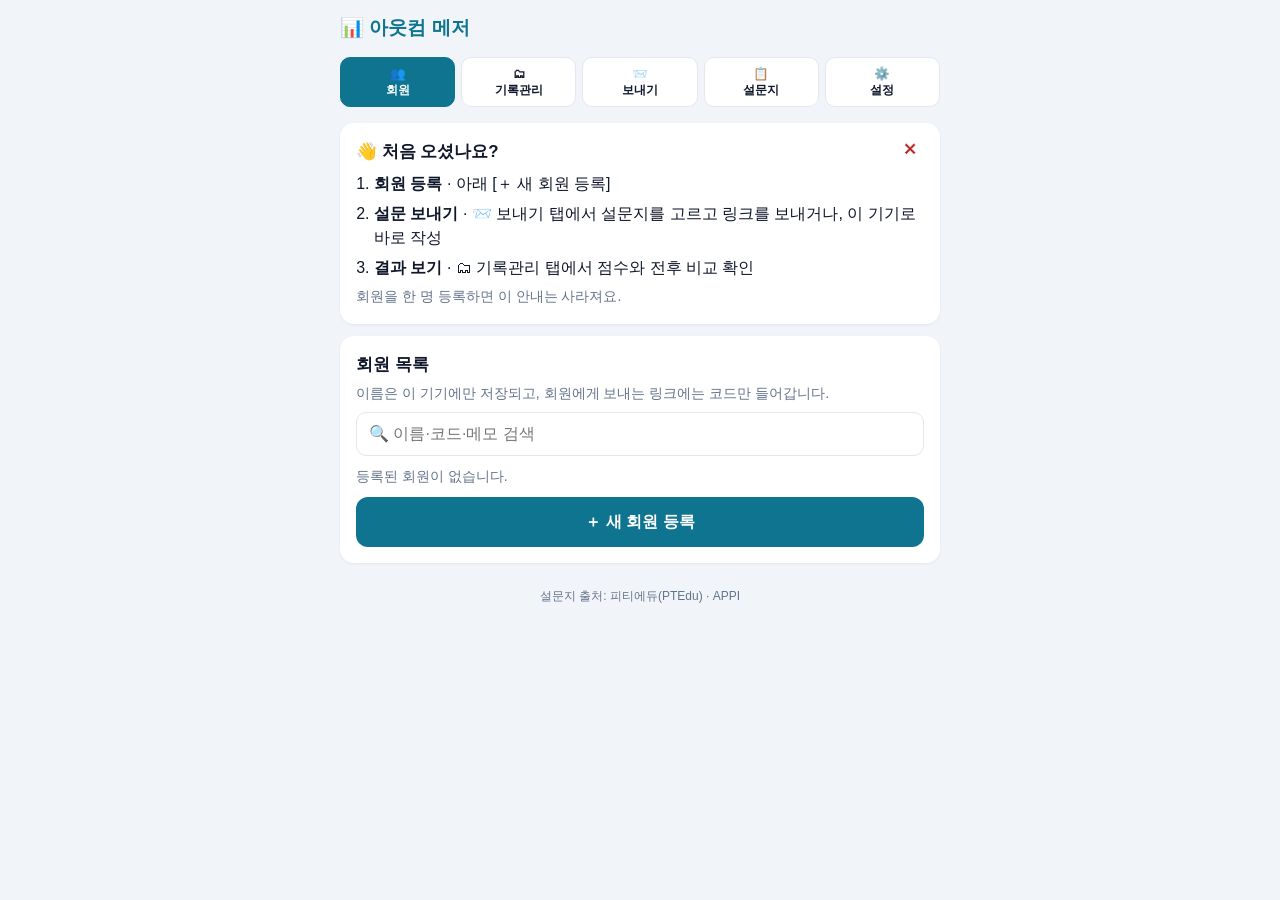
<file: index.html>
<!DOCTYPE html>
<html lang="ko">
<head>
<meta charset="UTF-8">
<meta name="viewport" content="width=device-width, initial-scale=1.0">
<title>아웃컴 메저</title>
<meta name="theme-color" content="#0e7490">
<link rel="manifest" href="manifest.json">
<link rel="icon" href="icon-192.png">
<link rel="apple-touch-icon" href="icon-180.png">
<meta name="apple-mobile-web-app-capable" content="yes">
<meta name="mobile-web-app-capable" content="yes">
<meta name="apple-mobile-web-app-title" content="아웃컴 메저">
<link rel="stylesheet" href="style.css">
</head>
<body>
<div class="wrap" id="app">
  <h1>📊 아웃컴 메저</h1>
  <div id="updBar" class="updbar" style="display:none"></div>
  <div id="bakBar" class="updbar" style="display:none"></div>
  <div id="syncBar" class="syncbar" style="display:none" onclick="go('settings')"></div>
  <nav class="tabs tabs5">
    <button class="tab" id="t-patients" onclick="go('patients')">👥<br>회원</button>
    <button class="tab" id="t-records" onclick="go('records')">🗂<br>기록관리</button>
    <button class="tab" id="t-send" onclick="go('send')">📨<br>보내기</button>
    <button class="tab" id="t-forms" onclick="go('forms')">📋<br>설문지</button>
    <button class="tab" id="t-settings" onclick="go('settings')">⚙️<br>설정</button>
  </nav>

  <!-- 회원 목록 -->
  <div id="v-patients" class="view">
    <div id="startCard"></div>
    <div id="pendingCard"></div>
    <div class="card">
      <h2>회원 목록</h2>
      <p class="sub">이름은 이 기기에만 저장되고, 회원에게 보내는 링크에는 코드만 들어갑니다.</p>
      <input type="text" id="pSearch" placeholder="🔍 이름·코드·메모 검색" oninput="renderPatients()" style="margin-top:8px">
      <div id="patientList"></div>
      <button class="btn btn-main" onclick="addPatient()">＋ 새 회원 등록</button>
    </div>
  </div>

  <!-- 회원 한 명 -->
  <div id="v-patient" class="view">
    <div class="card">
      <button class="link-btn" onclick="go('patients')">← 회원 목록</button>
      <h2 id="pName" style="margin-top:6px"></h2>
      <div class="sub" id="pMeta"></div>
      <div class="grid2">
        <button class="btn btn-main" onclick="startOnsitePick(curP)">📝 지금 여기서 작성</button>
        <button class="btn btn-main" onclick="sendFor(curP)">📨 설문 보내기</button>
        <button class="btn btn-line" onclick="openRecords(curP)">🗂 기록 보기</button>
        <button class="btn btn-line" onclick="newEpisode()">🔄 새 치료 시작</button>
      </div>
      <button class="btn btn-line" onclick="CH.open(curP)">📋 APPI 평가 차트</button>
      <button class="btn btn-line" onclick="editPatient()">✏️ 회원 정보 수정 · 삭제</button>
    </div>
    <div id="pPending"></div>
  </div>

  <!-- APPI 평가 차트 (치료사 전용) -->
  <div id="v-chart" class="view"><div id="chRoot"></div></div>

  <!-- 기록관리 -->
  <div id="v-records" class="view">
    <div class="row" style="margin-bottom:10px">
      <button class="btn btn-main btn-sm" style="flex:1;padding:12px" onclick="openImport()">📥 결과 가져오기</button>
      <button class="btn btn-line btn-sm" style="flex:1;padding:12px" onclick="go('patients')">⏳ 미응답 <span id="pendCount">0</span></button>
    </div>
    <div class="card">
      <select id="recPatient" onchange="recP=this.value;recEp=null;renderRecords()"></select>
      <div class="chips" id="recEps"></div>
      <div class="chips" id="recModes"></div>
    </div>
    <div id="recBody"></div>
  </div>

  <!-- 보내기 -->
  <div id="v-send" class="view">
    <div class="card">
      <h2>1. 회원 선택</h2>
      <select id="sendPatient" onchange="renderSendSummary()"></select>
      <h2 style="margin-top:16px">2. 설문지 선택</h2>
      <p class="sub">관절별로 고르세요. 회색은 아직 문항이 들어가지 않은 설문지입니다.</p>
      <div class="chips" id="jointChips"></div>
      <div id="catalogList"></div>
    </div>
    <div class="card">
      <h2>3. 작성 방법</h2>
      <div id="sendSummary" class="sub"></div>
      <button class="btn btn-main" onclick="startOnsiteFromSend()">📝 지금 여기서 작성 (폰·태블릿 건네기)</button>
      <button class="btn btn-main" onclick="makeLink(true)">📤 카카오톡·문자로 링크 보내기</button>
      <button class="btn btn-line" onclick="makeLink(false)">📋 링크만 복사</button>
      <button class="btn btn-line" onclick="previewSurvey()">👀 회원 화면 미리보기 (저장 안 됨)</button>
    </div>
  </div>

  <!-- 설문지 -->
  <div id="v-forms" class="view">
    <div class="card">
      <h2>📨 내 설문지</h2>
      <div id="mineList"></div>
    </div>
    <div class="card">
      <h2>📚 기본 설문지</h2>
      <p class="sub">모든 사용자에게 보이는 설문지예요. <b>✏️</b>는 복사본을 만들어 고쳐요 (원본은 그대로). <b>📦 숨기기</b>는 보내기 목록에서만 빼요. 이미 받은 기록과 보낸 링크는 그대로예요.</p>
      <div id="formsList"></div>
    </div>
  </div>

  <!-- 설문지 편집기 -->
  <div id="v-editor" class="view"><div id="edRoot"></div></div>

  <!-- 설정 -->
  <div id="v-settings" class="view">
    <div class="card" id="syncCard"></div>
    <div class="card">
      <h2>🔒 현장 작성 PIN</h2>
      <p class="sub">회원에게 기기를 건넸을 때, 설문 화면을 빠져나오거나 결과를 저장하려면 이 번호가 필요합니다.</p>
      <div id="pinState" class="sub" style="margin-top:6px"></div>
      <button class="btn btn-line" onclick="setPin()">PIN 설정 · 변경</button>
    </div>
    <div class="card">
      <h2>📄 CSV 내보내기 (엑셀)</h2>
      <p class="sub">모든 결과를 엑셀에서 열 수 있는 표로 저장합니다. 케이스 리포트나 발표 자료에 쓸 수 있어요.</p>
      <label class="list-item" style="cursor:pointer"><input type="checkbox" id="csvNames"><div class="grow">회원 이름 포함 <div class="sub">끄면 회원 코드로만 내보냅니다 (권장)</div></div></label>
      <button class="btn btn-main" onclick="exportCSV()">⬇️ 설문 결과 CSV 내보내기</button>
      <button class="btn btn-line" onclick="CH.exportCSV(document.getElementById('csvNames').checked)">⬇️ APPI 평가 차트 CSV 내보내기</button>
    </div>
    <div class="card">
      <h2>백업</h2>
      <p class="sub">기록은 이 기기의 브라우저에만 있습니다. 정기적으로 내보내 두세요. 30일이 지나면 위에 알림이 떠요.</p>
      <div class="row">
        <button class="btn btn-main" onclick="exportData()">⬇️ 내보내기</button>
        <label class="btn btn-line">⬆️ 불러오기<input type="file" accept=".json,application/json" style="display:none" onchange="importBackup(event)"></label>
      </div>
    </div>
    <button class="btn btn-line" onclick="resetGuides()">💡 안내 다시 보기</button>
    <details class="adv">
      <summary>⚙️ 고급 설정 <span class="sub">해석 기준 · 설문지 만들기 · GitHub</span></summary>
    <div class="card">
      <h2>해석 기준</h2>
      <p class="sub">설문지별로 MCID·MDC와 점수 구간 해석을 입력하면, 전후 비교에서 의미 있는 변화인지 표시합니다. 비워 두면 변화량만 보여 줍니다.</p>
      <div id="interpList"></div>
    </div>
    <div class="card">
      <h2>➕ 설문지 만들기</h2>
      <p class="sub">새 설문지를 직접 만들거나, 원문을 AI에게 변환시켜 붙여넣을 수 있어요. 만든 설문지는 <b>📨 내 설문지</b>로 저장되어 바로 회원에게 보낼 수 있어요.</p>
      <button class="btn btn-main" onclick="ED.openAI()">🤖 AI로 변환해서 가져오기</button>
      <button class="btn btn-line" onclick="ED.newBlank()">✏️ 직접 만들기</button>
    </div>
    <div class="card" id="ghCard"></div>
    </details>
    <div class="card">
      <h2>출처</h2>
      <div class="sub" id="creditFull"></div>
    </div>
  </div>
  <div class="credit" id="credit"></div>
</div>

<!-- 현장 작성 화면 (회원에게 건네는 화면) -->
<div id="onsite" class="onsite">
  <div class="wrap">
    <div class="onsite-top"><h1>📝 설문 작성</h1><button class="icon-btn" onclick="onsiteExit()" aria-label="치료사 메뉴">🔒</button></div>
    <div id="onsiteBody"></div>
  </div>
</div>

<script src="common.js"></script>
<script src="survey-engine.js"></script>
<script src="sync.js"></script>
<script src="editor.js"></script>
<script src="chart.js"></script>
<script>
const KEY = 'om_therapist_v1';
let S = null, CAT = null, curP = null, recP = null, recEp = null, recMode = 'q', curJoint = null;
let selected = new Set();
const QMETA = {};
const esc = OM.esc;
const uid = p => p + Date.now().toString(36) + Math.random().toString(36).slice(2, 6);
const today = () => OM.nowStr().slice(0, 10);

// ---------- 저장소 ----------
function load(){
  try { S = JSON.parse(localStorage.getItem(KEY) || 'null'); } catch(e){}
  if (!S) S = {};
  S.patients = S.patients || {}; S.results = S.results || []; S.notes = S.notes || []; S.sent = S.sent || [];
  S.charts = S.charts || [];
  S.settings = S.settings || {}; S.settings.interp = S.settings.interp || {}; S.settings.hiddenQ = S.settings.hiddenQ || {}; S.custom = S.custom || {};
  // 이전 버전 기록 → 에피소드 1로
  Object.values(S.patients).forEach(p => { if (!p.ep) { p.ep = 1; p.eps = { 1: { start: (p.created || today()).slice(0,10), label: '' } }; } });
  S.results.forEach(r => { if (!r.ep) r.ep = 1; });
  S.v = 2; return S;
}
function save(){ try { localStorage.setItem(KEY, JSON.stringify(S)); } catch(e){ OM.alertBox('저장 공간이 부족해 저장하지 못했습니다. 백업 후 오래된 기록을 정리해 주세요.'); } try { SYNC.touch(S); } catch(e){} }

async function ensureCatalog(){ if (!CAT) CAT = await OM.loadCatalog(); return CAT; }
async function ensureQ(ids){
  [...new Set(ids)].filter(OM.isCustom).forEach(id => { const q = qDef(id); if (q) QMETA[id] = q; else delete QMETA[id]; });
  await Promise.all([...new Set(ids)].filter(id => !OM.isCustom(id) && !QMETA[id]).map(id => OM.loadQ(id).then(q => QMETA[id] = q).catch(() => {})));
}
// 내 설문지(u_…): 버전별 정의. ver 를 비우면 최신
function qDef(id, ver){ const c = S.custom[id]; if (!c) return null; return c.vers[ver || c.cur] || c.vers[c.cur] || null; }
// 결과 하나를 채점할 설문지: 내 설문지는 '작성 당시 버전', 기본 설문은 그대로
function qOf(r){ return OM.isCustom(r.q) ? (qDef(r.q, r.qv) || QMETA[r.q]) : QMETA[r.q]; }
const customList = () => Object.values(S.custom).filter(c => !c.hidden && !c.pub);
function readyIds(){ return CAT ? CAT.joints.flatMap(j => j.items).filter(it => it.id && it.status !== 'pending').map(it => it.id) : []; }

// ---------- 화면 이동 ----------
function go(v){
  if (v !== 'editor' && document.getElementById('v-editor').classList.contains('active') && ED.dirty && !ED.leaving) { ED.confirmLeave(v); return; }
  document.querySelectorAll('#app > .view').forEach(e => e.classList.toggle('active', e.id === 'v-' + v));
  renderBakBar();
  const tab = (v === 'patient' || v === 'chart') ? 'patients' : v === 'editor' ? 'forms' : v;
  ['patients','records','send','forms','settings'].forEach(t => document.getElementById('t-' + t).classList.toggle('on', t === tab));
  ({ patients: renderPatients, patient: renderPatient, records: renderRecords, send: renderSend, forms: renderForms, settings: renderSettings, chart: () => CH.render(), editor: () => ED.render() }[v] || (() => {}))();
  document.getElementById('pendCount').innerText = pendingList().length;
  window.scrollTo(0, 0);
}

// ---------- 회원 ----------
function newCode(){
  const A = 'ABCDEFGHJKLMNPQRSTUVWXYZ23456789'; let c;
  do { c = 'P-' + Array.from({ length: 4 }, () => A[Math.floor(Math.random() * A.length)]).join(''); } while (S.patients[c]);
  return c;
}
async function addPatient(presetCode){
  const ok = await OM.dialog(presetCode ? `처음 보는 회원 코드 ${presetCode}의 결과입니다.\n누구인지 이름을 입력해 주세요.` : '새 회원 등록', { cancel: true, okText: '등록', html:
    `<label class="field" for="npName">이름</label><input id="npName" type="text" autocomplete="off" placeholder="예: 홍길동">
     <label class="field" for="npMemo">메모 (선택)</label><input id="npMemo" type="text" autocomplete="off" placeholder="예: 우측 무릎 ACL 재건술 후">` });
  if (!ok) return null;
  const code = presetCode || newCode();
  S.patients[code] = { code, name: document.getElementById('npName').value.trim() || '이름 없음', memo: document.getElementById('npMemo').value.trim(), created: OM.nowStr(), ep: 1, eps: { 1: { start: today(), label: '' } } };
  save(); if (!presetCode) { curP = code; go('patient'); }
  return code;
}
async function editPatient(){
  const p = S.patients[curP];
  const ok = await OM.dialog('회원 정보 수정', { cancel: true, okText: '저장', html:
    `<label class="field" for="npName">이름</label><input id="npName" type="text" value="${esc(p.name)}">
     <label class="field" for="npMemo">메모</label><input id="npMemo" type="text" value="${esc(p.memo || '')}">
     <button class="btn btn-danger" style="margin-top:16px" onclick="deletePatient()">🗑 이 회원과 모든 기록 삭제</button>` });
  if (!ok) return;
  p.name = document.getElementById('npName').value.trim() || p.name; p.memo = document.getElementById('npMemo').value.trim(); save(); renderPatient();
}
async function deletePatient(){
  document.getElementById('omModal').classList.remove('show');
  const n = S.results.filter(r => r.p === curP).length;
  if (!await OM.confirmBox(`${S.patients[curP].name} (${curP})와 결과 ${n}건, 메모를 모두 삭제할까요?\n되돌릴 수 없습니다.`)) return;
  delete S.patients[curP];
  S.results = S.results.filter(r => r.p !== curP); S.notes = S.notes.filter(n => n.p !== curP); S.sent = S.sent.filter(s => s.p !== curP); S.charts = S.charts.filter(c => c.p !== curP);
  save(); go('patients');
}
async function newEpisode(){
  const p = S.patients[curP];
  const ok = await OM.dialog(`새 치료를 시작할까요?\n지금까지 기록은 "${p.ep}번째 치료"로 보관되고, 다음 결과부터 새 치료 전 기준으로 비교합니다.`, { cancel: true, okText: '새 치료 시작', html:
    `<label class="field" for="epLabel">이번 치료 이름 (선택)</label><input id="epLabel" type="text" placeholder="예: 요통, 우측 어깨">` });
  if (!ok) return;
  p.ep = Math.max(...Object.keys(p.eps).map(Number)) + 1;
  p.eps[p.ep] = { start: today(), label: document.getElementById('epLabel').value.trim() };
  save(); renderPatient(); OM.alertBox(`${p.ep}번째 치료를 시작했습니다.`);
}
const epName = (p, n) => `${n}번째 치료${p.eps[n] && p.eps[n].label ? ' · ' + p.eps[n].label : ''}`;
function lastDate(code){ return S.results.filter(r => r.p === code).map(r => r.d).sort().pop() || ''; }
function renderPatients(){
  const sc = document.getElementById('startCard');
  sc.innerHTML = (!Object.keys(S.patients).length && !S.settings.guideOff) ? `<div class="card guide"><button class="del" style="float:right" onclick="S.settings.guideOff=true;save();renderPatients()" aria-label="닫기">✕</button><h2>👋 처음 오셨나요?</h2>
    <ol class="steps"><li><b>회원 등록</b> · 아래 [＋ 새 회원 등록]</li><li><b>설문 보내기</b> · 📨 보내기 탭에서 설문지를 고르고 링크를 보내거나, 이 기기로 바로 작성</li><li><b>결과 보기</b> · 🗂 기록관리 탭에서 점수와 전후 비교 확인</li></ol>
    <p class="sub">회원을 한 명 등록하면 이 안내는 사라져요.</p></div>` : '';
  const kw = (document.getElementById('pSearch').value || '').trim().toLowerCase();
  const pend = pendingList();
  const ps = Object.values(S.patients).filter(p => !kw || (p.name + p.code + (p.memo || '')).toLowerCase().includes(kw))
    .sort((a,b) => (lastDate(b.code) || b.created).localeCompare(lastDate(a.code) || a.created));
  document.getElementById('patientList').innerHTML = ps.length ? ps.map(p => {
    const n = S.results.filter(r => r.p === p.code && r.ep === p.ep).length;
    const pd = pend.filter(s => s.p === p.code).length;
    return `<div class="list-item" onclick="curP='${p.code}';go('patient')"><div class="grow"><b>${esc(p.name)}</b> <span class="sub code">${p.code}</span>${pd ? ' <span class="tag answers">⏳ 미응답</span>' : ''}<div class="sub">${esc(p.memo || '')}${p.ep > 1 ? ` · ${p.ep}번째 치료` : ''}</div></div><div class="sub" style="text-align:right">결과 ${n}건<br>${lastDate(p.code).slice(0,10) || '-'}</div></div>`;
  }).join('') : `<p class="sub" style="margin-top:10px">${kw ? '검색 결과가 없습니다.' : '등록된 회원이 없습니다.'}</p>`;
  document.getElementById('pendingCard').innerHTML = pend.length ? `<div class="card"><h2>⏳ 응답 기다리는 중 ${pend.length}건</h2>${pendingHtml(pend)}</div>` : '';
}
function renderPatient(){
  const p = S.patients[curP]; if (!p) { go('patients'); return; }
  document.getElementById('pName').innerText = p.name;
  document.getElementById('pMeta').innerHTML = `코드 <span class="code">${p.code}</span>${p.memo ? ' · ' + esc(p.memo) : ''}<br>현재: ${esc(epName(p, p.ep))} (시작 ${p.eps[p.ep].start})`;
  const pend = pendingList().filter(s => s.p === curP);
  document.getElementById('pPending').innerHTML = pend.length ? `<div class="card"><h2>⏳ 응답 기다리는 중</h2>${pendingHtml(pend)}</div>` : '';
}

// ---------- 미응답 ----------
function pendingList(){
  return S.sent.filter(s => !s.closed && S.patients[s.p] && !s.q.every(q => S.results.some(r => r.p === s.p && r.q === q && r.d >= s.d)));
}
function daysSince(d){ return Math.floor((new Date(today()) - new Date(d.slice(0,10))) / 864e5); }
function pendingHtml(list){
  return list.map(s => {
    const p = S.patients[s.p]; const left = s.q.filter(q => !S.results.some(r => r.p === s.p && r.q === q && r.d >= s.d));
    const dd = daysSince(s.d);
    return `<div class="list-item" style="cursor:default"><div class="grow"><b>${esc(p.name)}</b> <span class="sub code">${p.code}</span>
      <div class="sub">${s.d.slice(5,16)} 보냄 · ${dd === 0 ? '오늘' : dd + '일째'} · 남은 설문 ${left.map(qName).map(esc).join(', ')}</div>
      <div class="row" style="margin-top:6px"><button class="btn btn-line btn-sm" onclick="resend('${s.id}')">📤 다시 보내기</button><button class="btn btn-line btn-sm" onclick="closeSent('${s.id}')">응답 안 받음 처리</button></div></div></div>`;
  }).join('');
}
async function resend(id){ const s = S.sent.find(x => x.id === id); const L = await surveyLink(s.p, s.q, s.qv); if (L) OM.shareText(linkMessage(L), '설문지'); }
async function closeSent(id){ if (!await OM.confirmBox('이 설문은 응답을 받지 않은 것으로 처리할까요?\n(미응답 목록에서 사라집니다)')) return; S.sent.find(x => x.id === id).closed = true; save(); go(document.getElementById('v-patient').classList.contains('active') ? 'patient' : 'patients'); }

// ---------- 해석 ----------
function interpFor(key){
  const [qid, sub] = key.split('#'); const q = QMETA[qid] || {}; const user = S.settings.interp[key] || {};
  const def = (sub ? ((q.interpretation || {}).subs || {})[sub] : q.interpretation) || {};
  const num = v => (v === '' || v === undefined || v === null || isNaN(+v)) ? null : +v;
  return {
    mcid: num(user.mcid !== undefined ? user.mcid : def.mcid && def.mcid.value),
    mdc: num(user.mdc !== undefined ? user.mdc : def.mdc && def.mdc.value),
    bands: parseBands(user.bands !== undefined ? user.bands : (def.bands || []).map(b => `${b.min}-${b.max}: ${b.label}`).join('\n'))
  };
}
function parseBands(text){ return String(text || '').split('\n').map(l => l.match(/^\s*(-?[\d.]+)\s*[-~]\s*(-?[\d.]+)\s*[:：]\s*(.+)$/)).filter(Boolean).map(m => ({ min: +m[1], max: +m[2], label: m[3].trim() })); }
function bandOf(key, s){ if (s === null || s === undefined) return ''; const b = interpFor(key).bands.find(b => s >= b.min && s <= b.max); return b ? b.label : ''; }
function verdict(m, base, cur){
  const d = Math.round((cur - base) * 10) / 10;
  const imp = m.hb ? d : -d; const { mcid, mdc } = interpFor(m.key);
  const unit = m.unit === '%' ? '%p' : '점';
  const dTxt = `${d > 0 ? '+' : ''}${d}${unit}`;
  const dirTxt = imp > 0 ? '개선' : imp < 0 ? '악화' : '변화 없음';
  if (mcid === null && mdc === null) return { cls: 'none', txt: `${dirTxt} ${dTxt} · 해석 기준 미입력 (⚙️ 설정에서 MCID/MDC 입력)` };
  if (mcid !== null && imp >= mcid) return { cls: 'good', txt: `✅ 임상적으로 의미 있는 개선 (${dTxt}, MCID ${mcid} 이상)` };
  if (mcid !== null && imp <= -mcid) return { cls: 'bad', txt: `⚠️ 임상적으로 의미 있는 악화 (${dTxt}, MCID ${mcid} 이상)` };
  if (mdc !== null && imp >= mdc) return { cls: 'mid', txt: `🟡 측정오차를 넘는 개선 (${dTxt}, MDC ${mdc} 이상${mcid !== null ? ` · MCID ${mcid} 미만` : ''})` };
  if (mdc !== null && imp <= -mdc) return { cls: 'bad', txt: `⚠️ 측정오차를 넘는 악화 (${dTxt}, MDC ${mdc} 이상)` };
  return { cls: 'none', txt: `${dirTxt} ${dTxt} · ${mdc !== null ? `MDC ${mdc} 미만: 측정오차 범위` : `MCID ${mcid} 미만`}` };
}
const LV = { '🔴': 'r', '🟡': 'y', '🟢': 'g' };
const lvOf = t => LV[[...String(t || '')][0]] || '';
function interpDef(q, m){ const it = (q && q.interpretation) || {}; const sub = m.key.split('#')[1]; return (sub ? (it.subs || {})[sub] : it) || {}; }
const critOf = (q, m) => interpDef(q, m).criteria || '';
const shortName = n => String(n).replace(/\s*\([^)]*\)\s*$/, '') || n;
function worstOf(ms, r){ let w = null, wb = null; const subs = ms.filter(m => !m.main); if (subs.length < 2) return null; subs.forEach(m => { const v = m.get(r); if (v === null || v === undefined || m.max == null) return; const mn = m.min ?? 0; const p = (v - mn) / ((m.max - mn) || 1) * 100; const good = m.hb ? p : 100 - p; if (wb === null || good < wb) { wb = good; w = m; } }); return w; }
function dayLbl(r, list){ const d = r.d.slice(0,10); const same = list.filter(x => x.d.slice(0,10) === d).length > 1; const yrs = new Set(list.map(x => x.d.slice(0,4))).size > 1; return (yrs ? d.slice(2) : d.slice(5)) + (same ? ' ' + r.d.slice(11,16) : ''); }
const sigHtml = t => t ? `<span class="sig lv-${lvOf(t) || 'n'}">${esc(t)}</span>` : '';
let recAll = {};
const TERMS = {
  MCID: ['MCID (최소 임상적 중요 차이)', '회원이 "좋아졌다(또는 나빠졌다)"고 느낄 만한 최소 변화량이에요.\n예: MCID가 11점이면, 11점 이상 좋아졌을 때 의미 있는 호전으로 봐요.'],
  MDC: ['MDC (최소 검출 변화)', '측정 오차가 아니라 진짜 변했다고 볼 수 있는 최소 변화량이에요. SDC라고도 해요.\n같은 상태여도 설문을 두 번 하면 점수가 조금씩 달라지는데, 그 흔들림보다 크게 변해야 진짜 변화예요.\n예: MDC가 17점이면, 10점 변화는 측정 오차일 수 있어요.']
};
function termHelp(k){ const t = TERMS[k]; if (t) OM.alertBox(`${t[0]}\n\n${t[1]}`); }
const termBtn = k => `<button type="button" class="term" onclick="event.stopPropagation();termHelp('${k}')" aria-label="${k} 설명">ⓘ</button>`;
const labelOf = (q, m, r) => bandOf(m.key, m.get(r)) || (m.main ? (OM.score(q, r.v || {}).category || '') : '');
const qHB = q => q.scoring ? q.scoring.higherIsBetter : (q.higherIsBetter ?? null);
function scoreLine(q, r){ return OM.measures(q).map(m => `${OM.measures(q).length > 1 ? esc(m.name) + ' ' : ''}${OM.fmtM(m, m.get(r))}${labelOf(q, m, r) ? ' · ' + esc(labelOf(q, m, r)) : ''}`).join(' / '); }

// ---------- 기록관리 ----------
function openRecords(code){ recP = code; recEp = null; go('records'); }
async function renderRecords(){
  const sel = document.getElementById('recPatient');
  const ps = Object.values(S.patients).sort((a,b) => a.name.localeCompare(b.name, 'ko'));
  if (!ps.length) { sel.innerHTML = '<option value="">등록된 회원이 없습니다</option>'; document.getElementById('recBody').innerHTML = ''; document.getElementById('recEps').innerHTML = ''; document.getElementById('recModes').innerHTML = ''; return; }
  if (!recP || !S.patients[recP]) recP = curP && S.patients[curP] ? curP : ps[0].code;
  sel.innerHTML = ps.map(p => `<option value="${p.code}">${esc(p.name)} (${p.code})</option>`).join(''); sel.value = recP;
  const p = S.patients[recP];
  if (!recEp || !p.eps[recEp]) recEp = p.ep;
  const epKeys = Object.keys(p.eps).map(Number).sort((a,b) => b - a);
  document.getElementById('recEps').innerHTML = epKeys.length > 1 ? epKeys.map(n => `<button class="chip${n === recEp ? ' on' : ''}" onclick="recEp=${n};renderRecords()">${esc(epName(p, n))}${n === p.ep ? ' (현재)' : ''}</button>`).join('') : '';
  document.getElementById('recModes').innerHTML = [['q','설문지별'],['date','회차(방문일)별']].map(([k,l]) => `<button class="chip${recMode === k ? ' on' : ''}" onclick="recMode='${k}';renderRecords()">${l}</button>`).join('');
  const rs = S.results.filter(r => r.p === recP && r.ep === recEp);
  const box = document.getElementById('recBody');
  if (!rs.length) { box.innerHTML = `<div class="card"><p class="sub">이 치료에는 아직 결과가 없습니다.</p><button class="btn btn-main" onclick="curP='${recP}';go('patient')">📝 설문 받으러 가기</button></div>`; return; }
  await ensureQ(rs.map(r => r.q));
  box.innerHTML = recMode === 'q' ? renderByQ(rs) : renderByDate(rs);
}
function renderByQ(rs){
  const qids = [...new Set(rs.map(r => r.q))];
  return qids.map(id => {
    const q = QMETA[id]; const list = rs.filter(r => r.q === id).sort((a,b) => a.d.localeCompare(b.d));
    if (!q) return `<div class="card"><h2>${esc(id)}</h2><p class="sub">설문지 정의를 찾을 수 없습니다.</p></div>`;
    const ms = OM.measures(q, qOf); const base = list[0], last = list[list.length - 1];
    const vers = [...new Set(list.map(r => r.qv).filter(Boolean))];
    let h = `<div class="card"><h2>${esc(q.name)} <span class="tag">${esc(q.short)}</span>${OM.isCustom(id) ? ' <span class="tag mine">내 설문</span>' : ''}</h2>${OM.qSourceHtml(q)}`;
    if (vers.length > 1) h += `<div class="note">설문지를 고친 버전이 섞여 있어요 (v${vers.join(', v')}). 각 결과는 작성 당시 버전으로 채점됩니다.</div>`;
    if (!ms.length) h += `<div class="note">${qHB(q) === true ? '⬆️ 높을수록 좋음 · ' : qHB(q) === false ? '⬇️ 낮을수록 좋음 · ' : ''}점수를 계산하지 않는 설문지예요. 아래 문항별 비교로 확인하세요.</div>`;
    if (ms.length) {
      const hbs = [...new Set(ms.map(m => m.hb))];
      let sm = `<div class="sumbox"><div class="dir">${hbs.length === 1 ? (hbs[0] ? '⬆️ 높을수록 좋음' : '⬇️ 낮을수록 좋음') : ms.map(m => esc(shortName(m.name)) + (m.hb ? ' ⬆️' : ' ⬇️')).join(' · ')}</div>`;
      ms.forEach(m => { const v = m.get(last); const lb = labelOf(q, m, last); const cr = critOf(q, m);
        const ex = (interpDef(q, m).extra || []).map(e => { if (v === null || v === undefined) return ''; const b = (e.bands || []).find(b => v >= b.min && v <= b.max); return b ? ` ${sigHtml(b.label)}` : ''; }).join('');
        const exc = (interpDef(q, m).extra || []).map(e => e.criteria ? `<div class="sub">${esc(e.name)}: ${esc(e.criteria)}</div>` : '').join('');
        if (lb || cr || ex) sm += `<div class="sumrow">${ms.length > 1 ? `<b>${esc(shortName(m.name))}</b> ` : ''}${v !== null ? `<b>${OM.fmtM(m, v)}</b> ` : ''}${sigHtml(lb)}${ex}${cr ? `<div class="sub">기준: ${esc(cr)}</div>` : ''}${exc}</div>`; });
      if (ms.length > 1) { const w = worstOf(ms, last); if (w) sm += `<div class="sumrow worst">가장 나쁜 영역: <b>${esc(shortName(w.name))} ${w.get(last)}점</b></div>`; }
      if (list.length === 1) sm += `<div class="sub">한 번 더 받으면 전후 비교가 나와요.</div>`;
      h += sm + `</div>`;
    }
    ms.forEach(m => {
      const valid = list.filter(r => m.get(r) !== null);
      if (valid.length < 2) return;
      if (ms.length > 1) h += `<h3>${esc(m.name)}</h3>`;
      const b0 = valid[0], b1 = valid[valid.length - 1];
      const v = verdict(m, m.get(b0), m.get(b1));
      h += `<div class="pp"><div><div class="lbl">치료 전 · ${dayLbl(b0, list)}</div><div class="val">${OM.fmtM(m, m.get(b0))}</div><div class="lbl">${sigHtml(labelOf(q, m, b0))}</div></div><div class="arrow">→</div><div><div class="lbl">최근 · ${dayLbl(b1, list)}</div><div class="val">${OM.fmtM(m, m.get(b1))}</div><div class="lbl">${sigHtml(labelOf(q, m, b1))}</div></div></div>
        <div class="verdict ${v.cls}">${v.txt}</div><div class="sub" style="text-align:right">${termBtn('MCID')} MCID ${termBtn('MDC')} MDC 뜻 보기</div>`;
      h += chartHtml(q, m, valid);
    });
    if (q.scoring && q.scoring.method !== 'subscales' && q.scoring.subscales && q.scoring.subscales.some(sb => !sb.measure) && list.length >= 2) {
      const sa = OM.score(qOf(base) || q, base.v || {}).subs, sb = OM.score(qOf(last) || q, last.v || {}).subs;
      h += `<table class="hist"><tr><th>영역</th><th>전</th><th>최근</th><th>변화</th></tr>` + sa.map((x,i) => { const y = sb[i]; const d = (x.score !== null && y.score !== null) ? Math.round((y.score - x.score) * 10) / 10 : '-'; return `<tr><td>${esc(x.name)}</td><td>${x.score ?? '-'}${x.max ? '/' + x.max : ''}</td><td>${y.score ?? '-'}${y.max ? '/' + y.max : ''}</td><td>${d > 0 ? '+' : ''}${d}</td></tr>`; }).join('') + `</table>`;
    }
    const act = r => `<button class="link-btn" onclick="showAnswers('${r.id}')">답변</button> <button class="del" onclick="delResult('${r.id}')" aria-label="삭제">✕</button>`;
    const dlb = (r, i) => `${dayLbl(r, list)}${r.id === base.id ? ' (전)' : ''}${r.src === 'onsite' ? ' 📝' : ''}`;
    if (ms.length > 1) {
      const all = recAll[id], cols = all ? list : list.slice(-4);
      const w = worstOf(ms, last); const maxs = [...new Set(ms.map(m => m.max))];
      h += `<div class="tscroll"><table class="hist tv"><tr><th>영역${maxs.length === 1 && maxs[0] != null ? ` (${maxs[0]}${ms[0].unit === '%' ? '%' : '점'})` : ''}</th>${cols.map((r,i) => `<th>${dlb(r, i)}</th>`).join('')}</tr>`
        + ms.map(m => `<tr${m === w ? ' class="worst"' : ''}><td>${esc(shortName(m.name))}${maxs.length > 1 && m.max != null ? `<span class="sub"> /${m.max}</span>` : ''}${m === w ? ' ⚠' : ''}</td>${cols.map(r => { const v = m.get(r); return `<td>${v === null || v === undefined ? '-' : v}${lvOf(labelOf(q, m, r)) ? ' ' + [...labelOf(q, m, r)][0] : ''}</td>`; }).join('')}</tr>`).join('')
        + `<tr class="act"><td></td>${cols.map(r => `<td>${act(r)}</td>`).join('')}</tr></table></div>`;
      if (list.length > 4) h += `<button class="link-btn" onclick="recAll['${id}']=!recAll['${id}'];renderRecords()">${all ? '최근 4회만 보기' : `전체 ${list.length}회 보기`}</button>`;
    } else {
      h += `<table class="hist"><tr><th>날짜</th><th>점수</th><th></th></tr>` + list.slice().reverse().map((r,i) => { const m = ms[0]; return `<tr><td>${dlb(r)}</td><td>${m ? OM.fmtM(m, m.get(r)) + (labelOf(q, m, r) ? '<br>' + sigHtml(labelOf(q, m, r)) : '') : '-'}</td><td style="white-space:nowrap">${act(r)}</td></tr>`; }).join('') + `</table>`;
    }
    h += `<button class="btn btn-line" onclick="toggleCmp('${id}')">🔍 문항별 비교 ${list.length >= 2 ? '' : '· 메모'}</button><div id="cmp_${id}" class="cmp" style="display:none"></div>`;
    return h + `</div>`;
  }).join('');
}
function renderByDate(rs){
  const days = [...new Set(rs.map(r => r.d.slice(0,10)))].sort().reverse();
  return days.map(day => `<div class="card"><h2>📅 ${day}</h2>` + rs.filter(r => r.d.startsWith(day)).sort((a,b) => a.d.localeCompare(b.d)).map(r => {
    const q = qOf(r); if (!q) return '';
    return `<div class="list-item" style="cursor:default"><div class="grow"><b>${esc(q.name)}</b> <span class="tag">${esc(q.short)}</span><div class="sub">${r.d.slice(11,16)}${r.src === 'onsite' ? ' · 현장 작성' : ''}${q.scoring ? ' · ' + scoreLine(q, r) : ' · 답변만'}</div></div><button class="link-btn" onclick="showAnswers('${r.id}')">답변</button><button class="del" onclick="delResult('${r.id}')" aria-label="삭제">✕</button></div>`;
  }).join('') + `</div>`).join('');
}

// 문항별 비교
const cmpState = {};
function toggleCmp(qid){
  const el = document.getElementById('cmp_' + qid);
  if (el.style.display === 'none') { el.style.display = ''; renderCmp(qid); } else el.style.display = 'none';
}
function answerText(it, r){
  if (!r) return { t: '-', s: null };
  if (it.input) { const v = r.v[it.id]; return { t: v === null || v === undefined ? '해당 없음' : String(v) + (it.input.unit ? ' ' + it.input.unit : ''), s: it.scored === false ? null : (typeof v === 'number' ? v : null), i: v }; }
  if (it.options) { const i = r.a[it.id]; if (i === undefined) return { t: '해당 없음', s: null }; const o = it.options[i]; return { t: o.label, s: o.score ?? null, i }; }
  const v = r.v[it.id]; if (v === null || v === undefined) return { t: '해당 없음', s: null };
  const sc = OM.itemScore(it, v); return { t: String(v) + (it.reverse ? ` (역채점 ${sc})` : ''), s: sc, i: v };
}
function renderCmp(qid){
  const q = QMETA[qid]; const list = S.results.filter(r => r.p === recP && r.ep === recEp && r.q === qid).sort((a,b) => a.d.localeCompare(b.d));
  const st = cmpState[qid] = cmpState[qid] || {};
  if (!list.find(r => r.id === st.a)) st.a = list[0].id;
  if (!list.find(r => r.id === st.b)) st.b = list[list.length - 1].id;
  const A = list.find(r => r.id === st.a), B = list.find(r => r.id === st.b);
  const two = list.length >= 2 && A.id !== B.id;
  const opts = sel => list.map((r,i) => `<option value="${r.id}" ${r.id === sel ? 'selected' : ''}>${r.d.slice(2,16)}${i === 0 ? ' (전)' : ''}</option>`).join('');
  const hb = qHB(q);
  let changed = 0;
  const rows = OM.allItems(q).map(it => {
    const a = answerText(it, A), b = answerText(it, B);
    let cls = 'same', badge = '';
    if (two) {
      if (a.s !== null && b.s !== null && a.s !== b.s && hb !== null) { const d = Math.round((b.s - a.s) * 10) / 10; cls = (hb ? d > 0 : d < 0) ? 'good' : 'bad'; badge = `${d > 0 ? '+' : ''}${d}`; }
      else if (a.i !== b.i) { cls = 'diff'; badge = '변경'; }
    }
    if (cls !== 'same') changed++;
    if (st.onlyChanged && two && cls === 'same') return '';
    const note = S.notes.filter(n => n.p === recP && n.ep === recEp && n.q === qid && n.item === it.id).pop();
    return `<div class="item-row ${two ? cls : ''}"><div class="item-q">${esc(it.q)}</div>
      ${two ? `<div class="item-ans"><span class="sub">전</span> ${esc(a.t)}${a.s !== null && it.options ? ` <b>(${a.s})</b>` : ''}</div><div class="item-ans"><span class="sub">후</span> ${esc(b.t)}${b.s !== null && it.options ? ` <b>(${b.s})</b>` : ''} ${badge ? `<span class="chg ${cls}">${badge}</span>` : ''}</div>`
           : `<div class="item-ans">${esc(b.t)}${b.s !== null && it.options ? ` <b>(${b.s})</b>` : ''}</div>`}
      ${note && note.text ? `<div class="item-note">📝 ${esc(note.text)} <span class="sub">(${note.d.slice(5,10)})</span></div>` : ''}
      <button class="link-btn" onclick="editNote('${qid}','${it.id}')">${note && note.text ? '메모 수정' : '+ 메모'}</button></div>`;
  }).join('');
  document.getElementById('cmp_' + qid).innerHTML = (list.length >= 2 ? `
    <div class="row" style="margin-top:10px"><div style="flex:1"><label class="field">전</label><select onchange="cmpState['${qid}'].a=this.value;renderCmp('${qid}')">${opts(st.a)}</select></div>
    <div style="flex:1"><label class="field">후</label><select onchange="cmpState['${qid}'].b=this.value;renderCmp('${qid}')">${opts(st.b)}</select></div></div>
    <label class="list-item" style="cursor:pointer"><input type="checkbox" ${st.onlyChanged ? 'checked' : ''} onchange="cmpState['${qid}'].onlyChanged=this.checked;renderCmp('${qid}')"><div class="grow">바뀐 문항만 보기 <span class="sub">(${changed}개 바뀜)</span></div></label>` : `<p class="sub" style="margin-top:8px">결과가 1회뿐이라 이번 답변만 보여 줍니다.</p>`)
    + (rows || `<p class="sub" style="margin-top:8px">바뀐 문항이 없습니다.</p>`);
}
async function editNote(qid, itemId){
  const prev = S.notes.filter(n => n.p === recP && n.ep === recEp && n.q === qid && n.item === itemId).pop();
  const it = OM.allItems(QMETA[qid]).find(x => x.id === itemId);
  const ok = await OM.dialog(`메모: ${it.q}`, { cancel: true, okText: '저장', html: `<textarea id="noteText" style="margin-top:10px;min-height:90px" placeholder="예: 계단은 여전히 3점, 원심성 훈련 추가">${esc(prev ? prev.text : '')}</textarea>` });
  if (!ok) return;
  const text = document.getElementById('noteText').value.trim();
  S.notes = S.notes.filter(n => !(n.p === recP && n.ep === recEp && n.q === qid && n.item === itemId));
  if (text) S.notes.push({ id: uid('n'), p: recP, ep: recEp, q: qid, item: itemId, text, d: OM.nowStr() });
  save(); renderCmp(qid);
}

// 점수 추이 그래프 (단일 계열 선그래프, 눌러서 값 보기)
function chartHtml(q, m, list){
  const W = 320, H = 150, L = 34, R = 12, T = 14, B = 26;
  const val = r => m.get(r); const lo = m.min ?? Math.min(...list.map(val)), hi = m.max ?? Math.max(...list.map(val));
  const x = i => list.length === 1 ? (L + W - R) / 2 : L + i * (W - L - R) / (list.length - 1);
  const y = v => T + (1 - (v - lo) / ((hi - lo) || 1)) * (H - T - B);
  const ticks = [lo, (lo + hi) / 2, hi].map(v => Math.round(v * 10) / 10);
  const grid = ticks.map(v => `<line x1="${L}" x2="${W - R}" y1="${y(v)}" y2="${y(v)}" stroke="#e2e8f0" stroke-width="1"/><text x="${L - 6}" y="${y(v) + 4}" text-anchor="end" font-size="10" fill="#64748b">${v}</text>`).join('');
  const path = list.map((r,i) => `${i ? 'L' : 'M'}${x(i).toFixed(1)},${y(val(r)).toFixed(1)}`).join(' ');
  const showX = i => list.length <= 6 || i === 0 || i === list.length - 1;
  const xl = list.map((r,i) => showX(i) ? `<text x="${x(i)}" y="${H - 8}" text-anchor="middle" font-size="10" fill="#64748b">${r.d.slice(5,10).replace('-','/')}</text>` : '').join('');
  const pts = list.map((r,i) => `<circle cx="${x(i)}" cy="${y(val(r))}" r="4" fill="#2a78d6" stroke="#fff" stroke-width="2"/>`).join('');
  const lab = [0, list.length - 1].map(i => `<text x="${x(i)}" y="${y(val(list[i])) - 9}" text-anchor="middle" font-size="11" font-weight="700" fill="#0f172a">${val(list[i])}</text>`).join('');
  const hits = list.map((r,i) => `<rect x="${x(i) - 14}" y="${T}" width="28" height="${H - T - B}" fill="transparent" tabindex="0" data-tip="${r.d.slice(0,16)} · ${esc(OM.fmtM(m, val(r)))}" onclick="chartTip(this)" onfocus="chartTip(this)"/>`).join('');
  return `<div class="chart"><div class="sub" style="margin-top:12px">점수 추이 (${m.hb ? '위로 갈수록 좋음' : '아래로 갈수록 좋음'})</div>
    <svg viewBox="0 0 ${W} ${H}" role="img" aria-label="${esc(m.name)} 점수 추이">${grid}<path d="${path}" fill="none" stroke="#2a78d6" stroke-width="2" stroke-linejoin="round"/>${pts}${lab}${xl}${hits}</svg><div class="chart-tip sub"></div></div>`;
}
function chartTip(el){ const tip = el.closest('.chart').querySelector('.chart-tip'); tip.textContent = '👆 ' + el.dataset.tip; }

function showAnswers(rid){
  const r = S.results.find(x => x.id === rid); const q = qOf(r);
  if (!q) { OM.alertBox('설문지 정의를 찾을 수 없어요.'); return; }
  const html = OM.allItems(q).map(it => { const a = answerText(it, r); return `<div style="margin-top:8px;font-size:.88rem"><b>${esc(it.q)}</b><br>${esc(a.t)}${a.s !== null && it.options ? ` (${a.s}점)` : ''}</div>`; }).join('');
  OM.alertBox(`${q.name}\n${r.d}${q.scoring ? '\n' + scoreLine(q, r).replace(/<[^>]+>/g,'') : ''}`, html);
}
async function delResult(rid){
  if (!await OM.confirmBox('이 결과를 삭제할까요?')) return;
  S.results = S.results.filter(r => r.id !== rid); save(); renderRecords();
}

// ---------- 결과 저장 (가져오기 · 현장 작성 공통) ----------
async function storeResults(code, date, results, src){
  const p = S.patients[code]; let added = 0, dup = 0;
  await ensureQ(results.map(r => r.q));
  for (const r of results) {
    if (S.results.some(x => x.p === code && x.d === date && x.q === r.q)) { dup++; continue; }
    const q = OM.isCustom(r.q) ? qDef(r.q, r.qv) : QMETA[r.q]; const s = q ? OM.score(q, r.v || {}).score : r.s;
    const rec = { id: `r_${code}_${date}_${r.q}`, p: code, ep: p.ep, d: date, q: r.q, a: r.a || {}, v: r.v || {}, s, src, saved: OM.nowStr() };
    if (r.qv) rec.qv = r.qv;
    S.results.push(rec);
    added++;
  }
  save(); return { added, dup };
}
async function openImport(prefill){
  const ok = await OM.dialog('설문 결과 가져오기', { cancel: true, okText: '가져오기', html:
    `<p class="sub">회원이 보낸 메시지를 길게 눌러 <b>전체 복사</b>한 뒤 붙여넣으세요. 여러 개를 한꺼번에 붙여넣어도 됩니다.</p>
     <button class="btn btn-line" onclick="pasteClipboard()">📋 클립보드에서 붙여넣기</button>
     <textarea id="importText" placeholder="[설문지 결과] ... 메시지 붙여넣기" style="margin-top:10px">${esc(prefill || '')}</textarea>` });
  if (!ok) return;
  await importCodes(OM.findCodes(document.getElementById('importText').value));
}
async function pasteClipboard(){
  try { document.getElementById('importText').value = await navigator.clipboard.readText(); }
  catch(e) { const t = document.getElementById('importText'); t.placeholder = '클립보드를 읽을 수 없어요. 여기를 길게 눌러 직접 붙여넣어 주세요.'; t.focus(); }
}
async function importCodes(codes){
  if (!codes.length) { await OM.alertBox('결과 코드를 찾지 못했습니다. 회원이 보낸 메시지 전체를 붙여넣어 주세요.'); return; }
  let added = 0, dup = 0, bad = 0, preview = 0, lastP = null;
  for (const c of codes) {
    let obj; try { obj = OM.decodeResult(c); } catch(e) { bad++; continue; }
    if (!obj || !obj.p || !Array.isArray(obj.r)) { bad++; continue; }
    if (obj.p === 'PREVIEW') { preview++; continue; }
    if (!S.patients[obj.p]) { const made = await addPatient(obj.p); if (!made) continue; }
    const res = await storeResults(obj.p, obj.d, obj.r, 'link'); added += res.added; dup += res.dup; lastP = obj.p;
  }
  await OM.alertBox(`결과 ${added}건을 저장했습니다.${dup ? `\n이미 있던 결과 ${dup}건은 건너뛰었습니다.` : ''}${preview ? `\n미리보기로 작성한 결과 ${preview}건은 저장하지 않았습니다.` : ''}${bad ? `\n읽을 수 없는 코드 ${bad}개가 있었습니다.` : ''}`);
  if (lastP) openRecords(lastP);
}
async function handleHash(){
  const jm = location.hash.match(/join=([A-Za-z0-9_-]+)/);
  if (jm) { history.replaceState(null, '', location.pathname); go('settings'); await joinFromInvite(jm[1]); return true; }
  const m = location.hash.match(/r=(OMR1\.[A-Za-z0-9_-]+)/); if (!m) return false;
  history.replaceState(null, '', location.pathname);
  go('records');
  if (OM.isKakao()) {
    await OM.alertBox('카카오톡 안에서 열렸습니다.\n여기 저장하면 평소 쓰는 앱(홈 화면 앱·크롬·사파리)에서는 보이지 않아요.\n\n메시지를 복사해서 평소 쓰는 앱의 [📥 결과 가져오기]에 붙여넣어 주세요.',
      `<button class="btn btn-line" onclick="OM.copyText('${m[1]}','결과 코드를 복사했습니다.')">📋 결과 코드 복사</button>`);
    return true;
  }
  await importCodes([m[1]]); return true;
}

// ---------- 보내기 ----------
function sendFor(code){ go('send'); document.getElementById('sendPatient').value = code; renderSendSummary(); }
async function renderSend(){
  const sel = document.getElementById('sendPatient'); const cur = sel.value || curP;
  const ps = Object.values(S.patients).sort((a,b) => a.name.localeCompare(b.name, 'ko'));
  sel.innerHTML = ps.length ? ps.map(p => `<option value="${p.code}">${esc(p.name)} (${p.code})</option>`).join('') : '<option value="">먼저 [회원]에서 회원을 등록하세요</option>';
  if (cur && S.patients[cur]) sel.value = cur;
  try { await ensureCatalog(); } catch(e) { OM.alertBox('설문지 목록을 불러오지 못했습니다.'); return; }
  if (!curJoint) curJoint = CAT.joints[0].id;
  const joints = jointsWithMine();
  if (!joints.find(j => j.id === curJoint)) curJoint = joints[0].id;
  document.getElementById('jointChips').innerHTML = joints.map(j => {
    const n = j.items.filter(it => it.id && selected.has(it.id)).length;
    return `<button class="chip${j.id === curJoint ? ' on' : ''}" onclick="curJoint='${j.id}';renderSend()">${esc(j.name)}${n ? ` · ${n}` : ''}</button>`;
  }).join('');
  const j = joints.find(j => j.id === curJoint);
  document.getElementById('catalogList').innerHTML = j.items.map(catItemHtml(true)).join('');
  renderSendSummary();
}
// 관절 목록 + 각 관절에 '내 설문지' 끼워 넣기 (관절을 '기타'로 고른 내 설문지는 맨 뒤 '기타'에)
function jointsWithMine(){
  const mine = customList();
  const js = CAT.joints.map(j => Object.assign({}, j, { items: j.items.filter(it => !ED.isHidden(it)).concat(mine.filter(c => c.joint === j.id).map(customCatItem)) }));
  const etc = mine.filter(c => !CAT.joints.some(j => j.id === c.joint));
  if (etc.length) js.push({ id: 'etc', name: '기타', items: etc.map(customCatItem) });
  return js;
}
function customCatItem(c){ const q = c.vers[c.cur]; return { id: c.id, name: `${q.name}${q.short ? ' (' + q.short + ')' : ''}`, status: q.scoring ? 'ready' : 'answers', mine: true, note: `v${c.cur} · ${c.d.slice(0,10)} 저장` }; }
const catItemHtml = selectable => it => {
  const ok = it.status !== 'pending';
  const tag = (it.mine ? '<span class="tag mine">📨 내 설문</span> ' : '') + (it.status === 'ready' ? '<span class="tag">사용 가능</span>' : it.status === 'answers' ? '<span class="tag answers">답변만</span>' : '<span class="tag pending">준비 중</span>');
  const box = selectable && ok ? `<input type="checkbox" ${selected.has(it.id) ? 'checked' : ''} onchange="toggleQ('${it.id}',this.checked)">` : selectable ? '<span style="width:22px"></span>' : '';
  return `<label class="list-item${ok ? '' : ' disabled'}">${box}<div class="grow"><b>${esc(it.name)}</b> ${tag}${it.note ? `<div class="sub">${esc(it.note)}</div>` : ''}</div></label>`;
};
function toggleQ(id, on){ on ? selected.add(id) : selected.delete(id); renderSend(); }
function qName(id){ if (QMETA[id]) return QMETA[id].short || QMETA[id].name; const cq = OM.isCustom(id) && qDef(id); if (cq) return cq.short || cq.name; if (CAT) for (const j of CAT.joints) { const it = j.items.find(x => x.id === id); if (it) return it.name; } return id; }
function renderSendSummary(){
  if (!CAT) return;
  const code = document.getElementById('sendPatient').value;
  document.getElementById('sendSummary').innerHTML = selected.size
    ? `<b>${code ? esc(S.patients[code].name) : '회원 미선택'}</b> · 설문 ${selected.size}개<br>${[...selected].map(qName).map(esc).join(', ')}`
    : '설문지를 하나 이상 고르세요.';
}
// 회원 링크. 내 설문지가 있으면: 시트가 준비돼 있으면 시트에서 받아 가고(짧은 링크), 아니면 내용을 압축해서 링크에 담음
async function surveyLink(code, qids, qv, preview){
  qv = qv || {};
  const toks = qids.map(id => OM.isCustom(id) ? id + '.' + (qv[id] || (S.custom[id] || {}).cur || 1) : id);
  const mine = qids.filter(OM.isCustom);
  let extra = preview ? '' : SYNC.linkParams();
  if (mine.length) {
    if (!preview && SYNC.connected() && SYNC.pendingCustom()) { try { await SYNC.run(true); } catch(e){} }
    const viaSheet = !preview && mine.every(id => SYNC.customReady(id));
    if (!viaSheet) {
      const defs = mine.map(id => qDef(id, qv[id])).filter(Boolean);
      if (defs.length < mine.length) { await OM.alertBox('보낼 설문지 중 지워진 내 설문지가 있어요.'); return null; }
      extra += '&d=' + await OM.packDefs(defs);
    }
  }
  return OM.baseUrl() + 'survey.html#p=' + encodeURIComponent(code) + '&q=' + toks.join(',') + extra;
}
const LONG_LINK = 3500;
const linkMessage = link => `[설문지]\n안녕하세요. 아래 링크를 눌러 설문을 작성해 주세요.\n다 작성한 뒤 [치료사에게 보내기]를 눌러 결과를 보내 주시면 됩니다.\n${link}`;
function checkSend(){
  const code = document.getElementById('sendPatient').value;
  if (!code) { OM.alertBox('먼저 [회원] 탭에서 회원을 등록해 주세요.'); return null; }
  if (!selected.size) { OM.alertBox('설문지를 하나 이상 골라 주세요.'); return null; }
  return code;
}
async function makeLink(share){
  const code = checkSend(); if (!code) return;
  const qids = [...selected]; const qv = {}; qids.filter(OM.isCustom).forEach(id => qv[id] = S.custom[id].cur);
  const link = await surveyLink(code, qids, qv); if (!link) return;
  if (link.length > LONG_LINK && !(await OM.confirmBox(`내 설문지 내용이 링크에 들어가서 링크가 길어요 (${link.length}자).\n카카오톡·문자에서 잘리면 회원이 열 수 없어요.\n\n구글 시트를 연결하면 링크가 짧아져요. 또는 [📝 지금 여기서 작성]을 써 주세요.\n\n그래도 보낼까요?`))) return;
  const sent = share ? await OM.shareText(linkMessage(link), '설문지') : (await OM.copyText(link, '링크를 복사했습니다.'), true);
  if (sent !== false) { const rec = { id: uid('s'), p: code, q: qids, d: OM.nowStr(), ep: S.patients[code].ep }; if (Object.keys(qv).length) rec.qv = qv; S.sent.push(rec); save(); }
}
function previewSurvey(){
  if (!selected.size) { OM.alertBox('설문지를 먼저 골라 주세요.'); return; }
  const w = window.open('', '_blank');
  surveyLink('PREVIEW', [...selected], null, true).then(L => { if (!L) { if (w) w.close(); return; } if (w) w.location.href = L; else location.href = L; });
}

// ---------- 현장 작성 ----------
async function sha(t){ const b = await crypto.subtle.digest('SHA-256', new TextEncoder().encode('om-pin:' + t)); return [...new Uint8Array(b)].map(x => x.toString(16).padStart(2,'0')).join(''); }
async function setPin(){
  const ok = await OM.dialog('현장 작성 PIN 설정', { cancel: true, okText: '저장', html:
    `<label class="field" for="pin1">새 PIN (숫자 4~6자리)</label><input id="pin1" type="password" inputmode="numeric" maxlength="6" autocomplete="off">
     <label class="field" for="pin2">한 번 더</label><input id="pin2" type="password" inputmode="numeric" maxlength="6" autocomplete="off">` });
  if (!ok) return false;
  const a = document.getElementById('pin1').value, b = document.getElementById('pin2').value;
  if (!/^\d{4,6}$/.test(a)) { await OM.alertBox('PIN은 숫자 4~6자리로 정해 주세요.'); return false; }
  if (a !== b) { await OM.alertBox('두 번 입력한 PIN이 다릅니다.'); return false; }
  S.settings.pinHash = await sha(a); save(); renderSettingsPin(); await OM.alertBox('PIN을 저장했습니다.'); return true;
}
async function askPin(msg){
  const ok = await OM.dialog(msg || '치료사 PIN을 입력하세요', { cancel: true, html: `<input id="pinIn" type="password" inputmode="numeric" maxlength="6" autocomplete="off" style="margin-top:10px;font-size:1.4rem;text-align:center;letter-spacing:8px">` });
  if (!ok) return false;
  if (await sha(document.getElementById('pinIn').value) === S.settings.pinHash) return true;
  await OM.alertBox('PIN이 맞지 않습니다.'); return false;
}
let onsite = null;
async function startOnsitePick(code){ go('send'); document.getElementById('sendPatient').value = code; renderSendSummary(); OM.alertBox('작성할 설문지를 고른 뒤 [📝 지금 여기서 작성]을 눌러 주세요.'); }
async function startOnsiteFromSend(){
  const code = checkSend(); if (!code) return;
  if (!S.settings.pinHash) { await OM.alertBox('회원에게 기기를 건네기 전에, 화면을 잠글 PIN을 먼저 정해 주세요.'); if (!(await setPin())) return; }
  await ensureQ([...selected]);
  const qs = [...selected].map(id => QMETA[id]).filter(Boolean);
  if (!qs.length) { OM.alertBox('설문지를 불러오지 못했습니다.'); return; }
  onsite = { code, qs, answers: {} };
  document.body.classList.add('onsite-on');
  history.pushState({ onsite: 1 }, '');
  document.getElementById('onsiteBody').innerHTML = `<div class="card"><h2>안녕하세요 👋</h2><p>설문 <b>${qs.length}</b>개입니다. 지금 상태를 떠올리며 편하게 답해 주세요.</p>
    <div class="sub" style="margin-top:8px">${qs.map((q,i) => `${i+1}. ${esc(q.name)} (${OM.allItems(q).length}문항)`).join('<br>')}</div>
    <button class="btn btn-main" onclick="onsiteBegin()">시작하기</button></div>`;
  window.scrollTo(0,0);
}
function onsiteBegin(){
  const root = document.createElement('div'); root.className = 'card';
  const body = document.getElementById('onsiteBody'); body.innerHTML = ''; body.appendChild(root);
  OM.runSurvey({ root, qs: onsite.qs, answers: onsite.answers, onFinish: (results, date) => { onsite.results = results; onsite.date = date; onsiteDone(); } });
}
function onsiteDone(){
  document.getElementById('onsiteBody').innerHTML = `<div class="card" style="text-align:center"><h2 style="font-size:1.3rem">작성 완료 🎉</h2><p style="margin-top:8px">수고하셨습니다.<br><b>기기를 치료사에게 돌려주세요.</b></p>
    <button class="btn btn-main" onclick="onsiteSave()">🔒 치료사 확인 (PIN)</button></div>`;
  window.scrollTo(0,0);
}
async function onsiteSave(){
  if (!(await askPin('결과를 저장하려면 치료사 PIN을 입력하세요'))) return;
  const { code, date, results } = onsite;
  const res = await storeResults(code, date, results, 'onsite');
  closeOnsite(); await OM.alertBox(`현장 작성 결과 ${res.added}건을 저장했습니다.`); openRecords(code);
}
async function onsiteExit(){
  if (!(await askPin('설문을 중단하려면 치료사 PIN을 입력하세요'))) return;
  if (onsite.results) { if (await OM.confirmBox('작성이 끝난 결과가 있습니다. 저장할까요?')) { const res = await storeResults(onsite.code, onsite.date, onsite.results, 'onsite'); closeOnsite(); await OM.alertBox(`결과 ${res.added}건을 저장했습니다.`); openRecords(onsite.code); return; } }
  else if (!(await OM.confirmBox('작성 중인 답변은 저장되지 않습니다. 중단할까요?'))) return;
  closeOnsite();
}
function closeOnsite(){ document.body.classList.remove('onsite-on'); document.getElementById('onsiteBody').innerHTML = ''; const c = onsite && onsite.code; onsite = null; if (c) curP = c; }
window.addEventListener('popstate', () => { if (onsite) history.pushState({ onsite: 1 }, ''); });
window.addEventListener('beforeunload', e => { if (onsite) { e.preventDefault(); e.returnValue = ''; } });

// ---------- 설문지 탭 ----------
async function renderForms(){
  const mine = Object.values(S.custom).filter(c => !c.hidden).sort((a,b) => b.d.localeCompare(a.d));
  document.getElementById('mineList').innerHTML = mine.length ? mine.map(c => {
    const q = c.vers[c.cur]; const n = S.results.filter(r => r.q === c.id).length;
    return `<div class="list-item" style="cursor:default"><div class="grow"><b>${esc(q.name)}</b> ${q.short ? `<span class="tag">${esc(q.short)}</span>` : ''} ${q.scoring ? '' : '<span class="tag answers">답변만</span>'}${c.pub ? ` <span class="tag">📚 게시됨: ${esc(c.pub)}</span>` : ''}
      <div class="sub">${esc(jointName(c.joint))} · ${OM.allItems(q).length}문항 · v${c.cur} · ${c.d.slice(0,10)}${n ? ` · 결과 ${n}건` : ''}</div>
      <div class="row" style="margin-top:6px"><button class="btn btn-line btn-sm" onclick="ED.editCustom('${c.id}')">✏️ 고치기</button><button class="btn btn-line btn-sm" onclick="ED.testCustom('${c.id}')">🧪 점수 테스트</button><button class="btn btn-danger btn-sm" onclick="ED.removeCustom('${c.id}')">삭제</button></div></div></div>`;
  }).join('') : '<p class="sub">아직 만든 설문지가 없어요.</p>';
  try { await ensureCatalog(); } catch(e) { return; }
  document.getElementById('formsList').innerHTML = CAT.joints.map(j => `<h3>${esc(j.name)}</h3>` + j.items.map((it, i) => {
    const hid = ED.isHidden(it);
    const tag = hid ? `<span class="tag pending">📦 숨김${it.hidden ? '(모두)' : '(나만)'}</span>` : it.status === 'ready' ? '<span class="tag">사용 가능</span>' : it.status === 'answers' ? '<span class="tag answers">답변만</span>' : '<span class="tag pending">준비 중</span>';
    const btns = it.id ? `<button class="btn btn-line btn-sm" onclick="ED.copyPublished('${j.id}',${i})" aria-label="복사해서 고치기">✏️</button><button class="btn btn-line btn-sm" onclick="ED.${hid ? 'unhideQ' : 'hideQ'}('${j.id}',${i})">${hid ? '👁 보이기' : '📦 숨기기'}</button>` : `<button class="btn btn-line btn-sm" onclick="ED.copyPublished('${j.id}',${i})" aria-label="새로 만들기">✏️</button>`;
    return `<div class="list-item${it.status === 'pending' || hid ? ' disabled' : ''}" style="cursor:default;opacity:${hid ? .6 : 1}"><div class="grow"><b>${esc(it.name)}</b> ${tag}${it.note ? `<div class="sub">${esc(it.note)}</div>` : ''}</div><div class="row" style="flex:0 0 auto;gap:4px">${btns}</div></div>`;
  }).join('')).join('');
}
function jointName(id){ const j = CAT && CAT.joints.find(x => x.id === id); return j ? j.name : '기타'; }

// ---------- 설정 ----------
function renderSettingsPin(){ document.getElementById('pinState').innerText = S.settings.pinHash ? '✅ PIN이 설정되어 있습니다.' : '⚠️ 아직 PIN이 없습니다. 현장 작성 전에 설정해 주세요.'; }
async function renderSettings(){
  renderSettingsPin(); renderSync(); ED.renderGhCard();
  try { await ensureCatalog(); } catch(e) { return; }
  const ids = CAT.joints.flatMap(j => j.items).filter(it => it.status === 'ready').map(it => it.id).concat(Object.values(S.custom).filter(c => !c.hidden && c.vers[c.cur].scoring).map(c => c.id));
  await ensureQ(ids);
  document.getElementById('interpList').innerHTML = ids.filter(id => QMETA[id] && QMETA[id].scoring).flatMap(id => OM.measures(QMETA[id]).map(m => [id, m])).map(([id, m]) => {
    const q = QMETA[id], key = m.key, sub = key.split('#')[1], u = S.settings.interp[key] || {};
    const def = (sub ? ((q.interpretation || {}).subs || {})[sub] : q.interpretation) || {};
    const val = k => u[k] !== undefined ? u[k] : (def[k] ? def[k].value : '');
    const bandsTxt = u.bands !== undefined ? u.bands : (def.bands || []).map(b => `${b.min}-${b.max}: ${b.label}`).join('\n');
    const src = ['mcid','mdc'].filter(k => def[k] && def[k].note).map(k => `<div class="sub">📄 ${esc(def[k].note)}</div>`).join('') + (def.bandsNote ? `<div class="sub">📄 ${esc(def.bandsNote)}</div>` : '') + (def.src ? `<div class="sub">📄 ${esc(def.src)}</div>` : '') + (def.criteria ? `<div class="sub">기준: ${esc(def.criteria)}</div>` : '') + (def.extra || []).map(e => `<div class="sub">${esc(e.name)}: ${esc(e.criteria || '')} · 📄 ${esc(e.note || '')}</div>`).join('');
    return `<div style="border-top:1px solid var(--line);padding-top:12px;margin-top:12px"><b>${esc(q.name)}</b> <span class="tag">${esc(q.short)}</span>${sub ? ` · <b>${esc(sub)}</b>` : ''}
      <div class="sub">점수 범위 ${m.min ?? '?'}~${m.max ?? '?'}${m.unit === '%' ? '%' : '점'} · ${m.hb ? '높을수록 좋음' : '낮을수록 좋음'}</div>${src}
      <div class="row"><div style="flex:1"><label class="field">MCID ${termBtn('MCID')}</label><input type="number" step="any" inputmode="decimal" value="${val('mcid')}" onchange="setInterp('${key}','mcid',this.value)" placeholder="미입력"></div>
      <div style="flex:1"><label class="field">MDC ${termBtn('MDC')}</label><input type="number" step="any" inputmode="decimal" value="${val('mdc')}" onchange="setInterp('${key}','mdc',this.value)" placeholder="미입력"></div></div>
      <label class="field">점수 구간 해석 (한 줄에 하나, 예: 0-20: 🟢 정상 · 맨 앞 🔴🟡🟢가 신호등 색)</label><textarea style="min-height:70px" onchange="setInterp('${key}','bands',this.value)" placeholder="미입력">${esc(bandsTxt)}</textarea></div>`;
  }).join('');
}
function setInterp(id, k, v){ S.settings.interp[id] = S.settings.interp[id] || {}; S.settings.interp[id][k] = v; save(); }

function download(name, text, type){
  const blob = new Blob([text], { type }); const url = URL.createObjectURL(blob), a = document.createElement('a');
  a.href = url; a.download = name; document.body.appendChild(a); a.click(); a.remove(); setTimeout(() => URL.revokeObjectURL(url), 30000);
}
async function exportCSV(){
  if (!S.results.length) { OM.alertBox('내보낼 결과가 없습니다.'); return; }
  const names = document.getElementById('csvNames').checked;
  await ensureQ(S.results.map(r => r.q));
  const cell = v => { const t = String(v ?? ''); return /[",\n]/.test(t) ? '"' + t.replace(/"/g, '""') + '"' : t; };
  const head = ['회원코드', ...(names ? ['이름'] : []), '치료회차', '작성일시', '작성방법', '설문지', '점수', '단위', '해석구간', '영역점수', '문항별 답변'];
  const rows = S.results.slice().sort((a,b) => (a.p + a.d).localeCompare(b.p + b.d)).map(r => {
    const q = qOf(r), p = S.patients[r.p] || {};
    const subs = q && q.scoring && q.scoring.subscales ? OM.score(q, r.v || {}).subs.map(x => `${x.name} ${x.score ?? '-'}${x.max ? '/' + x.max : ''}`).join('; ') : '';
    const ans = q ? OM.allItems(q).map(it => { const a = answerText(it, r); return `${it.q}=${a.t}${a.s !== null && it.options ? `(${a.s})` : ''}`; }).join(' | ') : '';
    return [r.p, ...(names ? [p.name] : []), r.ep, r.d, { link: '링크', onsite: '현장' }[r.src] || '', q ? q.short : r.q, r.s ?? '', q && q.scoring ? q.scoring.unit : '', q && q.scoring ? (bandOf(r.q, r.s) || OM.score(q, r.v || {}).category || '') : '', subs, ans].map(cell).join(',');
  });
  download(`아웃컴메저_결과_${today()}.csv`, '﻿' + [head.join(','), ...rows].join('\n'), 'text/csv;charset=utf-8');
}
function exportData(){ S.settings.lastBackup = OM.nowStr(); S.settings.bakSnooze = ''; save(); renderBakBar(); download(`아웃컴메저_백업_${today()}.json`, JSON.stringify({ app: 'om-therapist', exported: OM.nowStr(), data: S }, null, 1), 'application/json'); }
function importBackup(e){
  const f = e.target.files && e.target.files[0]; e.target.value = ''; if (!f) return;
  const rd = new FileReader();
  rd.onload = async () => {
    let o; try { o = JSON.parse(rd.result); } catch(err) { OM.alertBox('백업 파일을 읽지 못했습니다.'); return; }
    const d = o && o.app === 'om-therapist' && o.data; if (!d) { OM.alertBox('아웃컴 메저 백업 파일이 아닙니다.'); return; }
    Object.entries(d.patients || {}).forEach(([k, v]) => { if (!S.patients[k]) S.patients[k] = v; });
    const merge = (key) => { const ids = new Set(S[key].map(x => x.id)); let n = 0; (d[key] || []).forEach(x => { if (!ids.has(x.id)) { S[key].push(x); n++; } }); return n; };
    const n = merge('results'); merge('notes'); merge('sent'); S.charts = S.charts || []; (d.charts || []).forEach(x => { if (!S.charts.some(y => y.id === x.id)) S.charts.push(x); });
    Object.entries((d.settings || {}).interp || {}).forEach(([k, v]) => { if (!S.settings.interp[k]) S.settings.interp[k] = v; });
    Object.entries((d.settings || {}).hiddenQ || {}).forEach(([k, v]) => { if (!S.settings.hiddenQ[k]) S.settings.hiddenQ[k] = v; });
    Object.entries(d.custom || {}).forEach(([k, c]) => { const mine = S.custom[k]; if (!mine) S.custom[k] = c; else Object.entries(c.vers || {}).forEach(([v, q]) => { if (!mine.vers[v]) mine.vers[v] = q; }); });
    load(); save(); await OM.alertBox(`결과 ${n}건을 불러왔습니다.`); go('patients');
  };
  rd.readAsText(f);
}


// ---------- 구글 시트 팀 모드 ----------
let toastT = null;
function toast(msg){
  let t = document.getElementById('toast'); if (!t) { t = document.createElement('div'); t.id = 'toast'; t.className = 'toast'; document.body.appendChild(t); }
  t.innerText = msg; t.classList.add('show'); clearTimeout(toastT); toastT = setTimeout(() => t.classList.remove('show'), 4000);
}
function refreshView(){
  renderSyncBar();
  const v = (document.querySelector('#app > .view.active') || {}).id; if (!v || onsite) return;
  const f = { 'v-patients': renderPatients, 'v-patient': renderPatient, 'v-records': renderRecords }[v];
  if (f && !document.getElementById('omModal').classList.contains('show')) { try { f(); } catch(e){} }
  document.getElementById('pendCount').innerText = pendingList().length;
}
const hhmm = t => { const d = new Date(t), z = n => String(n).padStart(2, '0'); return `${z(d.getHours())}:${z(d.getMinutes())}`; };
function renderSyncBar(){
  const b = document.getElementById('syncBar'); if (!b) return;
  const c = SYNC.info();
  if (!SYNC.connected() || !c) { b.style.display = 'none'; renderSync(); return; }
  b.style.display = ''; b.className = 'syncbar' + (c.err ? ' bad' : '');
  b.innerHTML = c.err ? `⚠️ ${esc(c.err)}` : `☁️ 현재 연결: <b>${esc(c.team || '')} 시트</b> · ${esc(c.me ? c.me.name : '')} ${SYNC.statusText() ? '· ' + SYNC.statusText() : c.last ? '· ' + hhmm(c.last) + ' 동기화' : ''}`;
  if (SYNC.scriptOld()) b.innerHTML += `<br>🛠 시트 스크립트를 업데이트해 주세요 (눌러서 방법 보기)`;
  renderSync();
}
async function onInbox(items){
  const done = [];
  for (const it of items) {
    try {
      const obj = OM.decodeResult(it.code);
      if (obj && obj.p && obj.p !== 'PREVIEW' && Array.isArray(obj.r)) {
        if (!S.patients[obj.p]) S.patients[obj.p] = { code: obj.p, name: '새 회원 ' + obj.p, memo: '이름을 입력해 주세요', created: OM.nowStr(), ep: 1, eps: { 1: { start: today(), label: '' } } };
        await storeResults(obj.p, obj.d, obj.r, 'auto');
      }
    } catch(e) {}
    done.push(it.id);
  }
  return done;
}
function renderSync(){
  const el = document.getElementById('syncCard'); if (!el) return;
  const c = SYNC.info();
  if (!SYNC.connected() || !c) {
    el.innerHTML = `<h2>☁️ 구글 시트 연결 (팀 모드)</h2>
      <p class="sub">연결하면 회원이 설문을 마치는 순간 결과가 자동으로 들어오고, 여러 기기·여러 선생님이 같은 시트로 기록을 맞출 수 있어요. 혼자 쓰신다면 연결하지 않아도 지금처럼 모두 쓸 수 있습니다.</p>
      <button class="btn btn-main" onclick="openConnect()">🔗 시트 연결하기</button>`;
    return;
  }
  const admin = c.me && c.me.role === 'admin';
  el.innerHTML = `<h2>☁️ 현재 연결: ${esc(c.team || '')} 시트</h2>
    <p class="sub">${esc(c.me ? c.me.name : '')} ${admin ? '(관리자)' : '(팀원)'} · ${c.err ? '<b style="color:var(--bad)">' + esc(c.err) + '</b>' : c.last ? '마지막 동기화 ' + hhmm(c.last) : '아직 동기화 전'}</p>
    ${SYNC.scriptOld() ? `<div class="note"><b>🛠 시트 스크립트 업데이트가 필요해요</b> (관리자만 할 수 있어요)<br>지금은 기본 기능은 되지만, 새 기능(내 설문지를 짧은 링크로 보내기)이 빠져 있어요.<br>1. 구글 시트 → 확장 프로그램 → Apps Script<br>2. 기존 코드를 지우고, 새 <b>google-apps-script.gs</b> 내용을 붙여넣고 저장 💾<br>3. <b>배포 → 배포 관리 → ✏️(연필) → 버전: 새 버전 → 배포</b><br>※ <b>[새 배포]가 아니라 [배포 관리]</b>로 해야 웹 앱 주소가 그대로예요. 팀원은 아무것도 안 해도 돼요.<br>다 하면 앱에서 [🔄 지금 동기화]를 눌러 보세요.</div>` : ''}
    <p class="sub" style="margin-top:6px">여기서 보내는 설문 링크에는 시트 주소가 함께 들어가서, 회원이 마치면 결과가 자동으로 도착합니다. 내 회원 기록은 내 키로만 열려요.</p>
    <label class="list-item" style="cursor:pointer"><input type="checkbox" ${c.syncNames ? 'checked' : ''} onchange="toggleNames(this.checked)"><div class="grow">회원 이름·메모도 시트에 저장<div class="sub">끄면 시트에는 회원 코드와 점수만 올라가고, 이름은 이 기기에만 있어요 (다른 기기에서는 코드로 보임)</div></div></label>
    <div class="row" style="margin-top:8px"><button class="btn btn-main" onclick="syncNow()">🔄 지금 동기화</button>${admin ? '<button class="btn btn-line" onclick="openTeam()">👥 팀원 관리</button>' : ''}</div>
    <button class="btn btn-line" onclick="disconnectSheet()">연결 해제</button>`;
}
async function openConnect(prefUrl, prefKey){
  const ok = await OM.dialog('구글 시트 연결', { cancel: true, okText: '연결', html:
    `<label class="field" for="cUrl">웹 앱 URL</label><input id="cUrl" type="text" autocomplete="off" placeholder="https://script.google.com/macros/s/…/exec" value="${esc(prefUrl || '')}">
     <label class="field" for="cKey">내 키</label><input id="cKey" type="text" autocomplete="off" placeholder="관리자에게 받은 키" value="${esc(prefKey || '')}">
     <label class="list-item" style="cursor:pointer"><input type="checkbox" id="cNames"><div class="grow">회원 이름·메모도 시트에 저장<div class="sub">꺼 두면 코드만 올라가요 (권장)</div></div></label>` });
  if (!ok) return;
  const url = document.getElementById('cUrl').value, key = document.getElementById('cKey').value, names = document.getElementById('cNames').checked;
  try {
    toast('연결하는 중…');
    await SYNC.connect(url, key, names);
    const c = SYNC.info(); renderSyncBar();
    await OM.alertBox(`연결됐어요 ✅\n${c.team} 시트 · ${c.me.name}\n기록을 올리고 있어요. 회원에게 보내는 새 링크부터 자동 수신이 됩니다.`);
  } catch(e) {
    await OM.alertBox(e.code === 'auth' ? '키가 맞지 않아요. 키를 다시 확인해 주세요.' : e.code === 'input' ? '웹 앱 URL과 키를 모두 입력해 주세요.' : '연결하지 못했어요.\nURL이 맞는지, 배포할 때 액세스를 [모든 사용자]로 했는지 확인해 주세요.');
  }
}
async function joinFromInvite(b64){
  let o; try { const bin = atob(b64.replace(/-/g, '+').replace(/_/g, '/')); o = JSON.parse(new TextDecoder().decode(Uint8Array.from(bin, c => c.charCodeAt(0)))); } catch(e){}
  if (!o || !o.u || !o.k) { await OM.alertBox('초대 링크를 읽지 못했어요.'); return; }
  if (OM.isKakao()) { await OM.alertBox('카카오톡 안에서는 연결하지 않는 게 좋아요.\n평소 쓰는 브라우저(크롬·사파리)나 홈 화면 앱에서 이 링크를 다시 열어 주세요.'); return; }
  if (SYNC.connected() && !(await OM.confirmBox('이미 시트에 연결되어 있어요. 이 초대로 바꿀까요?\n(이 기기의 기록은 그대로 남아요)'))) return;
  SYNC.disconnect(); await openConnect(o.u, o.k);
}
async function syncNow(){
  try { toast('동기화 중…'); await SYNC.run(true); toast('동기화했어요 ✅'); refreshView(); }
  catch(e) { toast('동기화하지 못했어요'); }
  renderSyncBar();
}
async function toggleNames(on){
  if (on && !(await OM.confirmBox('회원 이름과 메모가 구글 시트에 저장됩니다.\n회원 동의와 시트 접근 권한(나·관리자만)을 확인하셨나요?'))) { renderSync(); return; }
  await SYNC.setSyncNames(on); renderSync();
}
async function disconnectSheet(){
  if (!(await OM.confirmBox('시트 연결을 끊을까요?\n이 기기의 기록은 그대로 남고, 시트의 기록도 지워지지 않아요.\n이미 보낸 링크의 회원 결과는 연결을 다시 하기 전까지 시트에 쌓여 있어요.'))) return;
  SYNC.disconnect(); renderSyncBar(); renderSync();
}
// 관리자: 팀원 관리
async function openTeam(){
  let list;
  try { list = (await SYNC.members('list')); } catch(e) { await OM.alertBox('팀원 목록을 불러오지 못했어요.'); return; }
  OM.dialog('팀원 관리', { okText: '닫기', html: '<div id="teamBox"></div>' });
  drawTeam(list);
}
function drawTeam(r){
  const box = document.getElementById('teamBox'); if (!box) return;
  box.innerHTML = `<p class="sub">시트 이름: <b>${esc(r.team)}</b> <button class="btn btn-line btn-sm" onclick="teamRename()">바꾸기</button></p>` +
    r.list.map(m => `<div class="list-item" style="cursor:default"><div class="grow"><b>${esc(m.name)}</b> ${m.role === 'admin' ? '<span class="tag">관리자</span>' : ''}</div>
      <button class="btn btn-line btn-sm" onclick="teamInvite('${m.id}')">초대 복사</button>${m.role === 'admin' ? '' : `<button class="btn btn-danger btn-sm" onclick="teamRemove('${m.id}')">삭제</button>`}</div>`).join('') +
    '<button class="btn btn-main" onclick="teamAdd()" style="margin-top:10px">＋ 팀원 추가</button>';
  box._r = r;
}
async function teamReload(){ drawTeam(await SYNC.members('list')); }
async function teamAdd(){
  const name = prompt('추가할 팀원 이름'); if (!name || !name.trim()) return;
  try { const r = await SYNC.members('add', { name }); await teamReload(); await teamInvite(r.id); } catch(e) { toast('추가하지 못했어요'); }
}
async function teamRename(){
  const name = prompt('시트(팀) 이름', document.getElementById('teamBox')._r.team); if (!name) return;
  try { await SYNC.members('team', { name }); SYNC.info().team = name; await teamReload(); renderSyncBar(); } catch(e) { toast('바꾸지 못했어요'); }
}
async function teamRemove(id){
  const m = document.getElementById('teamBox')._r.list.find(x => x.id === id);
  if (!confirm(`${m.name} 님을 삭제할까요?\n\n[확인]을 누르면 이 팀원의 기록도 시트에서 함께 지웁니다.\n되돌릴 수 없어요.`)) return;
  try { await SYNC.members('remove', { id, purge: true }); await teamReload(); } catch(e) { toast('삭제하지 못했어요'); }
}
function teamInvite(id){
  const r = document.getElementById('teamBox')._r, m = r.list.find(x => x.id === id); const c = SYNC.info();
  const o = JSON.stringify({ u: c.url, k: m.key });
  const b64 = btoa(String.fromCharCode(...new TextEncoder().encode(o))).replace(/\+/g, '-').replace(/\//g, '_').replace(/=+$/, '');
  const text = `[아웃컴 메저 초대] ${m.name} 님\n아래 링크를 평소 쓰는 브라우저(크롬·사파리)에서 열면 ${r.team} 시트에 연결돼요.\n${OM.baseUrl()}index.html#join=${b64}\n\n(직접 입력할 땐 설정 → 구글 시트 연결)\n웹 앱 URL: ${c.url}\n내 키: ${m.key}\n※ 이 키는 본인 전용이에요. 다른 사람에게 전달하지 마세요.`;
  return OM.copyText(text, `${m.name} 님 초대 메시지를 복사했어요. 카카오톡 등으로 보내 주세요.`);
}

// ---------- 앱 업데이트 안내 ----------
const APP_VER = 29;                       // 새 버전을 올릴 때 version.json 의 번호와 함께 올립니다
let newVer = 0, updTimer = null;
async function checkUpdate(){
  try {
    const r = await fetch('version.json?t=' + Date.now(), { cache: 'no-store' }); if (!r.ok) return;
    const v = +(await r.json()).v;
    if (v > APP_VER) { newVer = v; renderUpdBar(); }
  } catch(e){}
}
// ---------- 백업 알림 (30일 지났고 새 기록이 있을 때만) ----------
function renderBakBar(){
  const b = document.getElementById('bakBar'); if (!b) return;
  let show = false;
  try {
    const now = OM.nowStr(), lb = S.settings.lastBackup || '';
    const first = S.results.map(r => r.d).sort()[0] || '';
    const newest = [...S.results.map(r => r.d), ...S.charts.map(c => c.u || '')].sort().pop() || '';
    const from = lb || first;
    const days = from ? Math.floor((new Date(now.slice(0,10)) - new Date(from.slice(0,10))) / 864e5) : 0;
    show = !SYNC.connected() && newest && newest > lb && days >= 30 && !(S.settings.bakSnooze && now < S.settings.bakSnooze);
  } catch(e){}
  if (!show) { b.style.display = 'none'; return; }
  b.style.display = ''; b.innerHTML = `<span>💾 ${S.settings.lastBackup ? '마지막 백업 후 30일이 지났어요.' : '아직 백업한 적이 없어요.'} 기록은 이 기기에만 있어요.</span><button onclick="exportData()">백업하기</button><button class="ghost" onclick="bakLater()">나중에</button>`;
}
function bakLater(){ const d = new Date(); d.setDate(d.getDate() + 7); S.settings.bakSnooze = d.toISOString().slice(0,10); save(); renderBakBar(); }
function resetGuides(){ S.settings.guideOff = false; S.settings.bakSnooze = ''; save(); renderBakBar(); OM.alertBox('안내를 다시 켰어요. 회원이 없을 때 시작 안내가, 백업이 30일 지나면 백업 알림이 다시 나와요.'); }
function renderUpdBar(){
  const b = document.getElementById('updBar'); if (!b) return;
  if (!newVer) { b.style.display = 'none'; return; }
  b.style.display = ''; b.innerHTML = `<span>🔄 새 버전이 나왔어요. 기록은 그대로 남아요.</span><button onclick="doUpdate()">지금 업데이트</button>`;
}
async function doUpdate(){
  if (onsite) { OM.alertBox('회원 작성 중이에요. 작성이 끝나고 치료사 화면으로 돌아온 뒤 업데이트해 주세요.'); return; }
  if (ED.dirty && !(await OM.confirmBox('편집 중인 설문지가 있어요. 임시로 보관되지만, 먼저 저장하는 게 안전해요.\n그래도 업데이트할까요?'))) return;
  try {
    const ks = await caches.keys(); await Promise.all(ks.map(k => caches.delete(k)));
    const regs = await navigator.serviceWorker.getRegistrations(); await Promise.all(regs.map(r => r.update().catch(() => {})));
    await Promise.all(['index.html','common.js','survey-engine.js','sync.js','editor.js','style.css','catalog.json'].map(f => fetch(f + '?t=' + Date.now(), { cache: 'reload' }).catch(() => {})));
  } catch(e){}
  location.reload();
}
function startUpdateCheck(){
  checkUpdate();
  document.addEventListener('visibilitychange', () => { if (document.visibilityState === 'visible') checkUpdate(); });
  clearInterval(updTimer); updTimer = setInterval(() => { if (document.visibilityState === 'visible') checkUpdate(); }, 15 * 60 * 1000);
}

// ---------- 시작 ----------
(async () => {
  load(); save();
  SYNC.attach({ getS: () => S, save, afterApply: () => { try { refreshView(); } catch(e){} }, onInbox, toast, onCustom: id => { delete QMETA[id]; } });
  SYNC.onChange(renderSyncBar);
  renderSyncBar();
  OM.renderCredit(document.getElementById('credit'), false);
  OM.renderCredit(document.getElementById('creditFull'), true);
  ensureCatalog().catch(() => {});
  startUpdateCheck();
  if (!(await handleHash())) go('patients');
})();
window.addEventListener('hashchange', handleHash);
if ('serviceWorker' in navigator) window.addEventListener('load', () => navigator.serviceWorker.register('sw.js').catch(() => {}));
</script>
</body>
</html>
</file>
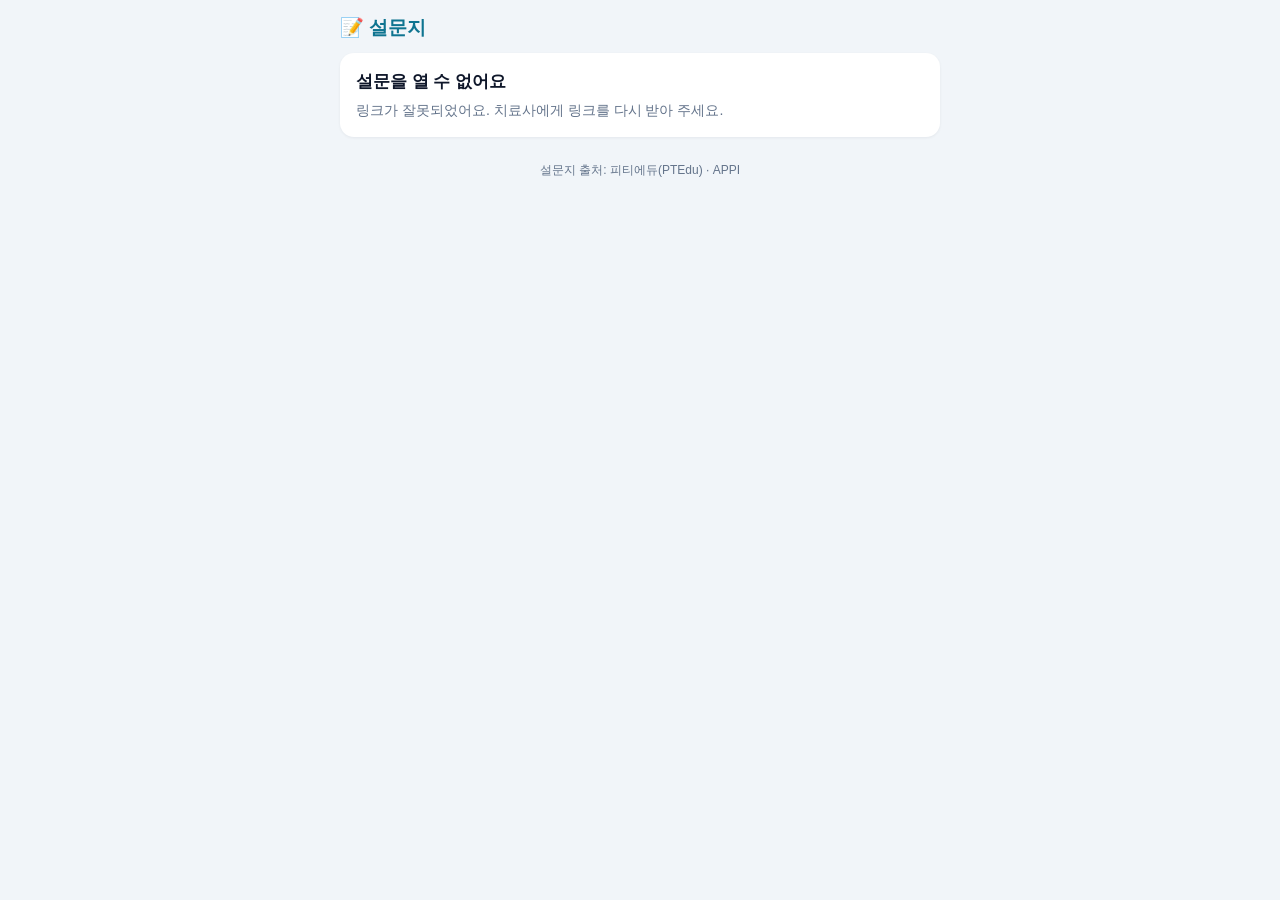
<file: survey.html>
<!DOCTYPE html>
<html lang="ko">
<head>
<meta charset="UTF-8">
<meta name="viewport" content="width=device-width, initial-scale=1.0">
<title>설문지</title>
<meta name="theme-color" content="#0e7490">
<link rel="icon" href="icon-192.png">
<link rel="stylesheet" href="style.css">
</head>
<body>
<div class="wrap">
  <h1>📝 설문지</h1>
  <div id="previewBanner" class="note" style="display:none;margin-bottom:12px">👀 <b>미리보기</b>입니다. 작성해도 결과가 저장되거나 전송되지 않아요.</div>

  <div id="v-start" class="view">
    <div class="card">
      <h2>안녕하세요 👋</h2>
      <p>치료사가 보낸 설문 <b id="qCount"></b>개입니다. 지금 상태를 떠올리며 편하게 답해 주세요.</p>
      <div id="qList" class="sub" style="margin-top:8px"></div>
      <p class="sub" style="margin-top:10px">답변은 이 휴대폰에서만 처리되고, 마지막에 <b>치료사에게 보내기</b>를 눌러야 전달됩니다.</p>
      <button class="btn btn-main" onclick="begin()">시작하기</button>
    </div>
  </div>

  <div id="v-fill" class="view"><div class="card" id="fillRoot"></div></div>

  <div id="v-done" class="view">
    <div class="card" id="doneBox"></div>
  </div>

  <div id="v-error" class="view">
    <div class="card"><h2>설문을 열 수 없어요</h2><p class="sub" id="errMsg"></p></div>
  </div>
  <div class="credit" id="credit"></div>
</div>

<script src="common.js"></script>
<script src="survey-engine.js"></script>
<script>
let SURL = '', TID = '', P = null, QIDS = [], QS = [], answers = {}, resultCode = null;
const PREVIEW = () => P === 'PREVIEW';
const draftKey = () => 'om_draft_' + P + '_' + QIDS.join(',');

function show(v){ document.querySelectorAll('.view').forEach(e => e.classList.toggle('active', e.id === 'v-' + v)); window.scrollTo(0,0); }

async function init(){
  const h = new URLSearchParams(location.hash.slice(1));
  P = h.get('p'); QIDS = (h.get('q') || '').split(',').filter(Boolean);
  TID = h.get('t') || ''; const sp = h.get('s') || '';
  SURL = !sp ? '' : /^https?:\/\//.test(sp) ? sp : 'https://script.google.com/macros/s/' + sp + '/exec';
  if (!P || !QIDS.length) { document.getElementById('errMsg').innerText = '링크가 잘못되었어요. 치료사에게 링크를 다시 받아 주세요.'; show('error'); return; }
  if (PREVIEW()) document.getElementById('previewBanner').style.display = '';
  try { QS = await loadAll(h.get('d')); }
  catch(e) { document.getElementById('errMsg').innerText = e.code === 'old' ? '휴대폰 브라우저가 오래되어 이 설문을 열 수 없어요. 크롬이나 사파리를 최신으로 업데이트한 뒤 다시 열어 주세요.' : '설문지를 불러오지 못했어요. 인터넷 연결을 확인하고 다시 열어 주세요.'; show('error'); return; }
  if (!PREVIEW()) { try { const d = JSON.parse(localStorage.getItem(draftKey()) || 'null'); if (d && Date.now() - d.at < 7*864e5) answers = d.answers || {}; } catch(e){} }
  document.getElementById('qCount').innerText = QS.length;
  document.getElementById('qList').innerHTML = QS.map((q,i) => `${i+1}. ${OM.esc(q.name)} (${OM.allItems(q).length}문항)`).join('<br>');
  show('start');
}
// 기본 설문은 q/*.json, 치료사가 만든 '내 설문지'(u_…)는 링크에 담긴 내용(d) 또는 치료사 시트에서 받아 옴
async function loadAll(packed){
  let embedded = [];
  if (packed) embedded = await OM.unpackDefs(packed);
  return Promise.all(QIDS.map(async tok => {
    if (!OM.isCustom(tok)) return OM.loadQ(tok);
    const [id, v] = tok.split('.');
    const hit = embedded.find(q => q.id === id && String(q.ver) === String(v || q.ver));
    if (hit) return hit;
    if (!SURL || !TID) throw new Error('nodef');
    const r = await fetch(SURL, { method: 'POST', body: JSON.stringify({ a: 'getq', t: TID, id, v: v || '' }) });
    const j = await r.json(); if (!j.ok || !j.q) throw new Error('nodef');
    return j.q;
  }));
}
function begin(){
  OM.runSurvey({
    root: document.getElementById('fillRoot'), qs: QS, answers,
    onChange: a => { if (!PREVIEW()) try { localStorage.setItem(draftKey(), JSON.stringify({ answers: a, at: Date.now() })); } catch(e){} },
    onFinish: (results, date) => finish(results, date)
  });
  show('fill');
}
function finish(results, date){
  const box = document.getElementById('doneBox');
  if (PREVIEW()) {
    box.innerHTML = `<h2>미리보기 끝 👀</h2><p>회원은 이 화면에서 <b>치료사에게 보내기</b> 버튼을 누르게 됩니다.</p>
      <div class="note">미리보기 결과는 저장되지 않아요. 계산된 점수만 확인용으로 보여 드려요.</div>
      ${results.map(r => { const q = QS.find(x => x.id === r.q); return `<p style="margin-top:8px"><b>${OM.esc(q.short || q.name)}</b>: ${q.scoring ? OM.fmt(q, r.s) + (OM.score(q, r.v).category ? ' · ' + OM.esc(OM.score(q, r.v).category) : '') + OM.score(q, r.v).subs.filter((x,i) => q.scoring.subscales[i].measure).map(x => ` · ${OM.esc(x.name)} ${x.score ?? '-'}`).join('') : '점수 계산 안 함'}</p>`; }).join('')}
      <button class="btn btn-line" onclick="location.reload()">처음부터 다시</button>`;
    show('done'); return;
  }
  resultCode = OM.encodeResult({ v: 1, p: P, d: date, r: results });
  try { localStorage.removeItem(draftKey()); localStorage.setItem('om_last_result', resultCode); } catch(e){}
  box.innerHTML = `<h2>설문을 마쳤어요 🎉</h2>
    <div id="autoBox"></div>
    <div id="manualBox" style="display:none">
      <p>아래 버튼을 눌러 카카오톡이나 문자로 <b>치료사에게 결과를 보내 주세요.</b></p>
      <button class="btn btn-main" onclick="sendResult()">📤 치료사에게 보내기</button>
      <button class="btn btn-line" onclick="copyResult()">📋 복사만 하기</button>
    </div>`;
  show('done');
  if (SURL && TID) autoSend(); else document.getElementById('manualBox').style.display = '';
}
async function autoSend(){
  const a = document.getElementById('autoBox'), man = document.getElementById('manualBox');
  a.innerHTML = '<p>치료사에게 결과를 보내는 중이에요… ⏳</p>';
  try {
    const ctl = new AbortController(); const to = setTimeout(() => ctl.abort(), 30000);
    const r = await fetch(SURL, { method: 'POST', body: JSON.stringify({ a: 'submit', t: TID, p: P, d: resultDate(), code: resultCode }), signal: ctl.signal });
    clearTimeout(to); const j = await r.json();
    if (!j.ok) throw new Error(j.error || 'fail');
    a.innerHTML = '<p style="font-size:1.05rem"><b>✅ 치료사에게 전송됐어요.</b><br>이제 창을 닫으셔도 됩니다. 수고하셨어요!</p>';
    man.style.display = 'none';
  } catch(e) {
    a.innerHTML = '<div class="note">자동 전송이 안 됐어요. 인터넷이 약한 곳이면 <b>다시 보내기</b>를 눌러 보시고, 계속 안 되면 아래 방법으로 보내 주세요.</div><button class="btn btn-main" onclick="autoSend()">🔄 다시 보내기</button>';
    man.style.display = '';
  }
}
function resultDate(){ try { return OM.decodeResult(resultCode).d || ''; } catch(e){ return ''; } }
function message(){
  const link = OM.baseUrl() + 'index.html#r=' + resultCode;
  return `[설문지 결과] ${P}\n${QS.map(q => q.short || q.name).join(', ')} 작성 완료\n${link}`;
}
function sendResult(){ OM.shareText(message(), '설문 결과'); }
function copyResult(){ OM.copyText(message(), '복사했어요. 카카오톡이나 문자에 붙여넣어 치료사에게 보내 주세요.'); }
init();
OM.renderCredit(document.getElementById('credit'), false);
</script>
</body>
</html>
</file>
<file: style.css>
:root{
  --bg:#f1f5f9; --card:#fff; --text:#0f172a; --sub:#64748b; --line:#e2e8f0;
  --main:#0e7490; --main-soft:#e0f2fe; --good:#047857; --good-soft:#d1fae5;
  --bad:#b91c1c; --bad-soft:#fee2e2; --warn:#a16207; --warn-soft:#fef3c7; --same-soft:#e2e8f0;
}
*{box-sizing:border-box;margin:0;padding:0}
body{font-family:-apple-system,BlinkMacSystemFont,"Pretendard","Apple SD Gothic Neo","Segoe UI",Roboto,sans-serif;background:var(--bg);color:var(--text);font-size:16px;line-height:1.5;padding:14px 12px 60px}
.wrap{max-width:600px;margin:0 auto}
h1{font-size:1.2rem;color:var(--main);margin-bottom:10px}
.card{background:var(--card);border-radius:14px;padding:16px;margin-bottom:12px;box-shadow:0 1px 3px rgba(15,23,42,.06)}
.card h2{font-size:1.05rem;margin-bottom:6px}
.card h3{font-size:.98rem;margin:14px 0 6px}
.sub{color:var(--sub);font-size:.88rem}
.btn{display:block;width:100%;border:none;border-radius:12px;padding:14px;font-size:1.02rem;font-weight:700;cursor:pointer;margin-top:10px;text-align:center;font-family:inherit}
.btn-main{background:var(--main);color:#fff}
.btn-line{background:#fff;color:var(--text);border:1px solid var(--line)}
.btn-danger{background:var(--bad-soft);color:var(--bad)}
.btn-sm{display:inline-block;width:auto;padding:8px 12px;font-size:.88rem;margin:0}
.btn:disabled{opacity:.4;cursor:default}
.row{display:flex;gap:8px}.row>.btn{flex:1}
input[type=text],input[type=number],textarea,select{width:100%;font-size:1rem;padding:12px;border:1px solid var(--line);border-radius:10px;background:#fff;color:var(--text);font-family:inherit}
textarea{min-height:110px}
label.field{display:block;font-weight:600;margin:12px 0 6px;font-size:.95rem}
.view{display:none}.view.active{display:block}

.tabs{display:grid;grid-template-columns:repeat(4,1fr);gap:6px;margin-bottom:12px;position:sticky;top:0;z-index:5;background:var(--bg);padding:4px 0}
.tab{background:#fff;border:1px solid var(--line);border-radius:10px;padding:10px 2px;font-size:.88rem;font-weight:700;cursor:pointer;color:var(--text);font-family:inherit}
.tab.on{background:var(--main);color:#fff;border-color:var(--main)}
.chips{display:flex;gap:6px;overflow-x:auto;padding-bottom:4px;margin:8px 0}
.chip{flex:0 0 auto;background:#fff;border:1px solid var(--line);border-radius:999px;padding:7px 12px;font-size:.88rem;font-weight:600;cursor:pointer;color:var(--text);font-family:inherit}
.chip.on{background:var(--main);color:#fff;border-color:var(--main)}
.tag{display:inline-block;font-size:.72rem;font-weight:700;padding:2px 7px;border-radius:999px;background:var(--main-soft);color:var(--main);vertical-align:middle}
.tag.pending{background:var(--same-soft);color:var(--sub)}
.tag.answers{background:var(--warn-soft);color:var(--warn)}

.list-item{display:flex;align-items:center;gap:10px;border:1px solid var(--line);border-radius:12px;padding:12px;margin-top:8px;background:#fff;cursor:pointer}
.list-item .grow{flex:1;min-width:0}
.list-item.disabled{opacity:.55;cursor:default}
.list-item input[type=checkbox]{width:22px;height:22px;flex:0 0 auto}
.code{font-family:ui-monospace,Menlo,monospace;font-weight:700;letter-spacing:.5px}

/* 설문 */
.q{font-weight:700;font-size:1.02rem;margin:18px 0 8px}
.q.missing{color:var(--bad)}
.sec-title{font-weight:800;color:var(--main);margin-top:20px;padding-top:12px;border-top:2px solid var(--line)}
.opts button{display:block;width:100%;text-align:left;padding:12px 14px;margin-top:7px;font-size:.98rem;border-radius:10px;border:1px solid var(--line);background:#fff;color:var(--text);cursor:pointer;font-family:inherit;line-height:1.4}
.opts button.on{background:var(--main);color:#fff;border-color:var(--main);font-weight:700}
.scale{display:grid;grid-template-columns:repeat(6,1fr);gap:7px}
.scale button{padding:12px 0;font-size:1.05rem;font-weight:700;border-radius:10px;border:1px solid var(--line);background:#fff;color:var(--text);cursor:pointer;font-family:inherit}
.scale button.on{background:var(--main);color:#fff;border-color:var(--main)}
.scale-labels{display:flex;justify-content:space-between;font-size:.8rem;color:var(--sub);margin-top:6px;gap:12px}
.scale-labels span:last-child{text-align:right}
.skip{font-size:.85rem;color:var(--sub);background:none;border:none;text-decoration:underline;margin-top:6px;cursor:pointer;font-family:inherit}
.progress{height:6px;background:var(--line);border-radius:3px;overflow:hidden;margin:6px 0 2px}
.progress>div{height:100%;background:var(--main);transition:width .2s}

/* 결과 */
.pp{display:grid;grid-template-columns:1fr auto 1fr;align-items:center;gap:8px;margin:10px 0 6px;text-align:center}
.pp .lbl{font-size:.78rem;color:var(--sub)}
.pp .val{font-size:1.45rem;font-weight:800}
.pp .arrow{font-size:1.3rem;color:var(--sub)}
.verdict{border-radius:10px;padding:10px 12px;font-weight:700;font-size:.93rem;margin-top:6px}
.verdict.good{background:var(--good-soft);color:var(--good)}
.verdict.bad{background:var(--bad-soft);color:var(--bad)}
.verdict.mid{background:var(--warn-soft);color:var(--warn)}
.verdict.none{background:var(--same-soft);color:var(--sub);font-weight:600}
table.hist{width:100%;border-collapse:collapse;font-size:.86rem;margin-top:8px}
table.hist th,table.hist td{border-bottom:1px solid var(--line);padding:7px 4px;text-align:center}
table.hist th{color:var(--sub);font-weight:600}
.link-btn{background:none;border:none;color:var(--main);font-size:.85rem;cursor:pointer;font-family:inherit;text-decoration:underline}
.del{background:none;border:none;color:var(--bad);font-size:.95rem;cursor:pointer;padding:2px 6px}
.note{background:var(--warn-soft);color:var(--warn);border-radius:10px;padding:10px 12px;font-size:.85rem;margin-top:8px}
.linkbox{word-break:break-all;background:var(--bg);border-radius:10px;padding:10px;font-size:.82rem;margin-top:8px}

.modal{position:fixed;inset:0;background:rgba(15,23,42,.5);display:none;align-items:center;justify-content:center;padding:20px;z-index:99}
.modal.show{display:flex}
.modal-box{background:#fff;border-radius:14px;padding:20px;max-width:380px;width:100%;white-space:pre-line;max-height:85vh;overflow:auto}
.modal-btns{display:flex;gap:8px;justify-content:flex-end;margin-top:16px}
.modal-btns button{padding:10px 18px;border-radius:10px;border:none;font-weight:700;font-size:1rem;cursor:pointer;font-family:inherit}
.mb-no{background:#e2e8f0;color:#0f172a}.mb-ok{background:#0e7490;color:#fff}
.copybox{width:100%;height:160px;margin-top:10px;font-size:.82rem}

.credit{text-align:center;font-size:.75rem;color:var(--sub);margin-top:24px;line-height:1.6}
.qsrc{font-size:.75rem;color:var(--sub);margin:2px 0 8px}

/* 2차: 탭 5개, 현장 작성, 문항별 비교, 그래프 */
.tabs5{grid-template-columns:repeat(5,1fr)}
.tabs5 .tab{font-size:.78rem;line-height:1.3;padding:8px 2px}
.grid2{display:grid;grid-template-columns:1fr 1fr;gap:8px}
.grid2 .btn{margin-top:8px;font-size:.95rem;padding:13px 8px}
.onsite{display:none;position:fixed;inset:0;background:var(--bg);overflow:auto;z-index:50;padding:14px 12px 60px}
body.onsite-on #app{display:none}
body.onsite-on .onsite{display:block}
.onsite-top{display:flex;justify-content:space-between;align-items:center}
.icon-btn{background:#fff;border:1px solid var(--line);border-radius:10px;padding:8px 12px;font-size:1.1rem;cursor:pointer}
.item-row{border:1px solid var(--line);border-left-width:4px;border-radius:10px;padding:10px 12px;margin-top:8px;background:#fff}
.item-row.good{border-left-color:var(--good)}
.item-row.bad{border-left-color:var(--bad)}
.item-row.diff{border-left-color:var(--warn)}
.item-q{font-weight:700;font-size:.92rem;margin-bottom:4px}
.item-ans{font-size:.88rem;margin-top:2px}
.item-note{font-size:.85rem;background:var(--main-soft);border-radius:8px;padding:6px 8px;margin-top:6px}
.chg{display:inline-block;font-weight:800;padding:1px 7px;border-radius:6px;font-size:.8rem;margin-left:4px}
.chg.good{background:var(--good-soft);color:var(--good)}
.chg.bad{background:var(--bad-soft);color:var(--bad)}
.chg.diff{background:var(--warn-soft);color:var(--warn)}
.chart svg{width:100%;height:auto;display:block;margin-top:4px}
.chart rect[tabindex]:focus{outline:none}
.chart-tip{min-height:1.4em;text-align:center;font-weight:600}

.inrow{display:flex;align-items:center;gap:8px}
.inrow input{flex:1}
.inrow span{font-weight:700;color:var(--sub)}
.q{white-space:pre-line}
.sec-desc{margin-top:6px}

.syncbar{background:var(--main-soft);color:var(--main);font-size:.82rem;padding:7px 12px;border-radius:10px;margin-bottom:10px;cursor:pointer}
.syncbar.bad{background:var(--bad-soft);color:var(--bad)}
.toast{position:fixed;left:50%;bottom:90px;transform:translateX(-50%) translateY(20px);background:#0f172a;color:#fff;padding:11px 16px;border-radius:12px;font-size:.92rem;opacity:0;pointer-events:none;transition:.25s;z-index:60;max-width:90%;text-align:center}
.toast.show{opacity:.95;transform:translateX(-50%)}

/* 3단계: 설문지 편집기 */
.tag.mine{background:#ede9fe;color:#6d28d9}
.ed-item{border:1px solid var(--line);border-radius:12px;padding:12px;margin-top:10px;background:#fff}
.ed-item-top{display:flex;align-items:center;gap:6px;margin-bottom:6px}
.ed-item-top b{flex:1}
.ed-tools button{background:#fff;border:1px solid var(--line);border-radius:8px;padding:5px 8px;font-size:.85rem;cursor:pointer;font-family:inherit;margin-left:2px}
.ed-sec{border-left:3px solid var(--main);padding-left:10px;margin-top:14px}
.ed-mini{display:grid;grid-template-columns:1fr 1fr;gap:8px}
.ed-mini label.field{margin-top:8px}
.ed-chk{display:flex;align-items:center;gap:8px;font-size:.9rem;margin-top:8px;cursor:pointer}
.ed-chk input{width:20px;height:20px}
.ed-hint{font-size:.8rem;color:var(--sub);margin-top:4px}
.ed-check li{margin:4px 0 0 18px;font-size:.88rem}
.ed-check .e{color:var(--bad)}.ed-check .w{color:var(--warn)}
.ed-ok{background:var(--good-soft);color:var(--good);border-radius:10px;padding:10px 12px;font-size:.9rem;font-weight:700}
.ed-bar{position:sticky;bottom:0;background:var(--bg);padding:8px 0 4px;z-index:4}
.ed-bar .btn{margin-top:6px}
.ed-sub{border:1px dashed var(--line);border-radius:10px;padding:10px;margin-top:10px}
.ed-score{background:var(--main-soft);color:var(--main);border-radius:10px;padding:10px 12px;font-weight:700;margin-top:8px;white-space:pre-line}
.overlay{display:none;position:fixed;inset:0;background:var(--bg);overflow:auto;z-index:70;padding:14px 12px 60px}
.overlay.show{display:block}
.overlay-top{position:sticky;top:0;background:var(--bg);padding:4px 0 8px;z-index:2}
details.ed-adv summary{cursor:pointer;font-weight:700}
textarea.mono{font-family:ui-monospace,Menlo,monospace;font-size:.8rem;min-height:220px}

.updbar{display:flex;align-items:center;justify-content:space-between;gap:8px;background:#fef3c7;color:#92400e;font-size:.85rem;font-weight:700;padding:8px 12px;border-radius:10px;margin-bottom:10px}
.updbar button{background:#92400e;color:#fff;border:none;border-radius:8px;padding:7px 12px;font-weight:700;font-size:.85rem;cursor:pointer;font-family:inherit;white-space:nowrap}

/* 구역 전체 건너뛰기 */
.skipbox{display:flex;align-items:center;gap:10px;background:var(--main-soft);border:1px solid var(--line);border-radius:12px;padding:12px 14px;margin-top:12px;font-weight:700;cursor:pointer}
.skipbox input{width:22px;height:22px;flex:0 0 auto}
.skipbox.off{opacity:.55;cursor:default}
.skip-hint{margin-top:4px;min-height:1.1em}
.secbody{margin-top:2px}

/* APPI 평가 차트 */
input[type=date]{width:100%;font-size:1rem;padding:12px;border:1px solid var(--line);border-radius:10px;background:#fff;color:var(--text);font-family:inherit}
.ch-wrap{flex-wrap:wrap;overflow:visible}
.ch-body{position:relative;border:1px solid var(--line);border-radius:10px;background:#fff;cursor:crosshair;touch-action:manipulation}
.ch-body img{width:100%;display:block;pointer-events:none;user-select:none;-webkit-user-select:none}
.ch-dot{position:absolute;width:16px;height:16px;border-radius:50%;background:rgba(220,38,38,.9);border:2px solid #fff;transform:translate(-50%,-50%);pointer-events:none;box-shadow:0 1px 3px rgba(0,0,0,.4);display:flex;align-items:center;justify-content:center;font:700 10px/1 sans-serif;color:#fff}
.ch-dot.t-N{background:rgba(37,99,235,.9)}.ch-dot.t-U{background:rgba(234,179,8,.95)}.ch-dot.t-Z{background:rgba(22,163,74,.95)}
.ch-body{-webkit-user-select:none;user-select:none}.ch-body.ch-draw{touch-action:none}.ch-svg{position:absolute;left:0;top:0;width:100%;height:100%;pointer-events:none}
.ch-sw{display:inline-block;width:10px;height:10px;border-radius:50%;margin-right:5px;border:1px solid rgba(0,0,0,.3);vertical-align:middle}
.ch-oxrow{display:flex;justify-content:space-between;align-items:center;gap:8px;padding:8px 0;border-bottom:1px solid var(--line)}
.ch-cross{display:grid;grid-template-columns:1fr 1.1fr 1fr;gap:6px;align-items:center;max-width:380px}
.ch-cross input{padding:8px;font-size:.9rem;text-align:center}
.ch-cross .circ{width:68px;height:68px;border:2px solid var(--text);border-radius:50%;margin:auto;display:flex;align-items:center;justify-content:center;font-size:.78rem;font-weight:700}
table.ch-cmp td{text-align:left;vertical-align:top;white-space:pre-wrap;font-size:.84rem}
table.ch-cmp td.diff{background:var(--warn-soft)}

/* 신호등·요약 */
.sig{display:inline-block;padding:2px 8px;border-radius:999px;font-size:.82rem;font-weight:600;background:#eef2f7;color:#334155}
.sig.lv-r{background:#fee2e2;color:#991b1b}.sig.lv-y{background:#fef3c7;color:#92400e}.sig.lv-g{background:#dcfce7;color:#166534}
.sumbox{background:var(--bg);border-radius:10px;padding:10px 12px;margin:8px 0}
.sumbox .dir{font-size:.85rem;color:#475569;margin-bottom:4px}.sumrow{margin:4px 0}.sumrow.worst{color:#9a3412}
.tscroll{overflow-x:auto}table.tv td,table.tv th{text-align:center;white-space:nowrap}table.tv td:first-child,table.tv th:first-child{text-align:left}
table.tv tr.worst td{font-weight:700;background:#fff7ed}table.tv tr.act td{padding-top:4px}
details.adv{margin-top:8px}details.adv>summary{cursor:pointer;padding:14px;border:1px solid var(--line);border-radius:12px;background:#fff;font-weight:700;list-style:none}
details.adv[open]>summary{margin-bottom:10px}

.updbar button.ghost{background:transparent;color:inherit;border:1px solid currentColor}
.guide ol.steps{margin:8px 0 6px 18px;padding:0}.guide ol.steps li{margin:6px 0}

.term{border:1px solid currentColor;background:transparent;color:#0e7490;border-radius:50%;width:20px;height:20px;font-size:.72rem;line-height:1;padding:0;cursor:pointer;vertical-align:middle;font-family:inherit}
</file>
